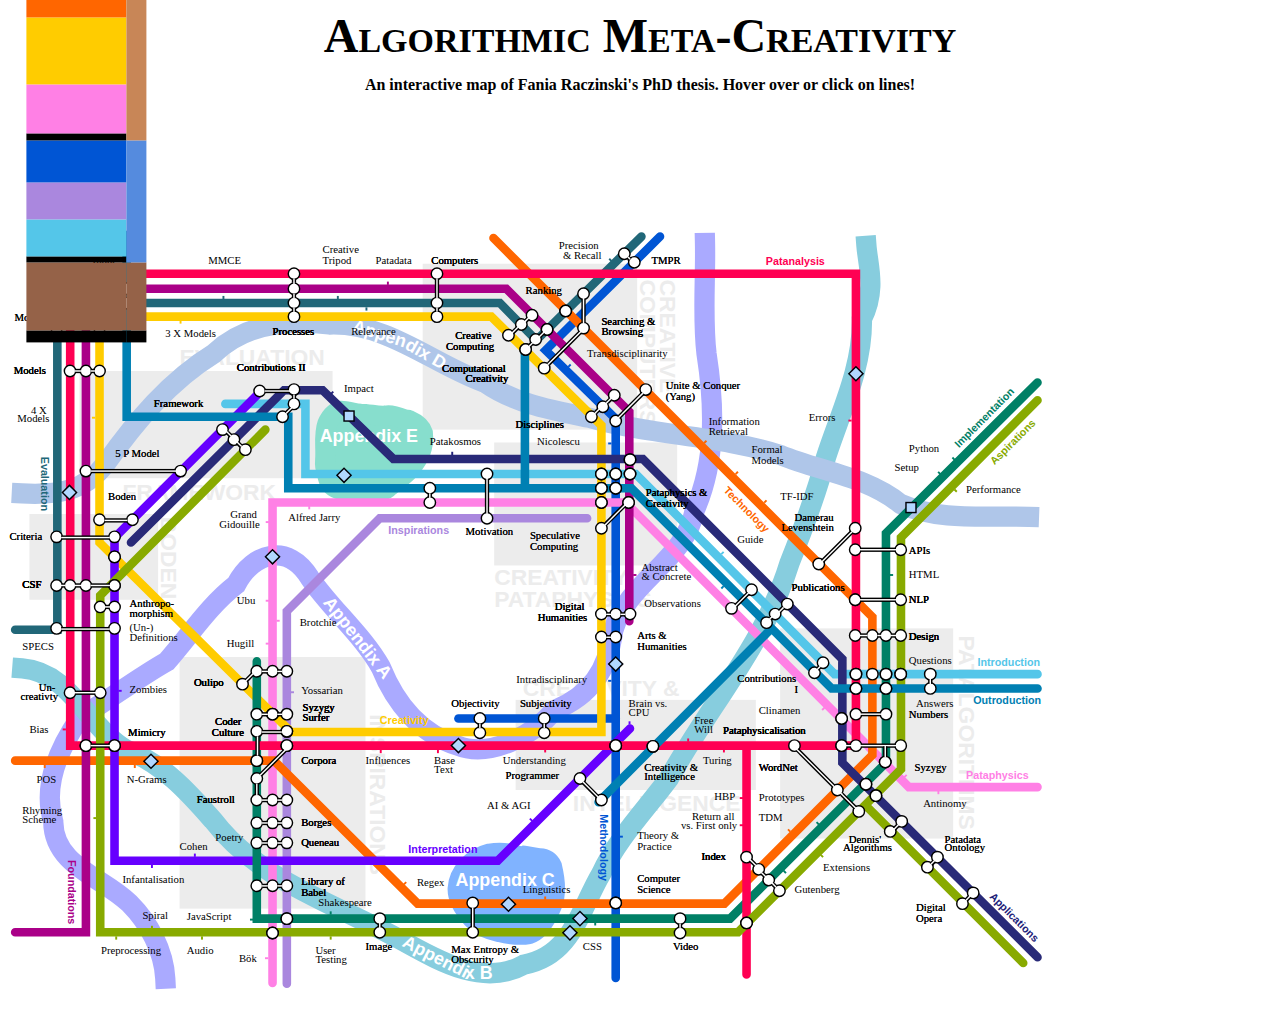
<file: index.html>
<!DOCTYPE html>
<html lang="en">
<head>
  <meta charset="UTF-8">
  <meta name="viewport" content="width=device-width, initial-scale=1.0">
  <title>PhD Map</title>

  <!-- SEO -->
  <meta name="description" content="An interactive map of Fania Raczinski's PhD thesis.">
  

  <!-- Open Graph -->
  <meta property="og:title" content="PhD Map"/>
  <meta property="og:type" content="website"/>
  <meta property="og:image" content="images/technology-zoomed.png"/>
  <meta property="og:image:alt" content="A cutout section of the PhD map."/>
  <meta property="og:url" content="http://pamatamap.com"/>
  <meta property="og:description" content="An interactive map of Fania Raczinski's PhD thesis."/>
    


  <!-- MAP/SPIRAL FAVICONS -->
  <link rel="apple-touch-icon" sizes="180x180" href="images/favicons/apple-touch-icon.png">
  <link rel="icon" type="image/png" sizes="32x32" href="images/favicons/favicon-32x32.png">
  <link rel="icon" type="image/png" sizes="16x16" href="images/favicons/favicon-16x16.png">
  <link rel="manifest" href="images/favicons/manifest.json">
  <link rel="mask-icon" href="images/favicons/safari-pinned-tab.svg" color="#54668c">
  <link rel="shortcut icon" href="images/favicons/favicon.ico">
  <meta name="msapplication-config" content="images/favicons/browserconfig.xml">
  <meta name="theme-color" content="#54668c">




  <link rel="stylesheet" href="styles.css">
  <base target="_parent">
</head>
<body>


<header>
  <h1>Algorithmic Meta-Creativity</h1>
  <h2>An interactive map of Fania Raczinski's PhD thesis. Hover over or click on lines!</h2>
</header>





<div class="chart">
  <div class="bar">
    <div id="title"          title="Title"          class="chunk">
      <a href="https://dr.physics.wtf"></a></div>
    <div id="preface"        title="Preface"        class="chunk">
      <a href="https://dr.physics.wtf/html/part0.html"></a></div>
    <div id="part1"          title="Part I"         class="chunk">
      <a href="https://dr.physics.wtf/html/part0.html"></a></div>
    <div id="introduction"   title="Introduction"   class="chunk">
      <a href="https://dr.physics.wtf/html/introduction.html"></a></div>
    <div id="inspirations"   title="Inspirations"   class="chunk">
      <a href="https://dr.physics.wtf/html/inspirations.html"></a></div>
    <div id="methodology"    title="Methodology"    class="chunk">
      <a href="https://dr.physics.wtf/html/methodology.html"></a></div>
    <div id="part2"          title="Part II"        class="chunk">
      <a href="https://dr.physics.wtf/html/part2.html"></a></div>
    <div id="pataphysics"    title="Pataphysics"    class="chunk">
      <a href="https://dr.physics.wtf/html/pataphysics.html"></a></div>
    <div id="creativity"     title="Creativity"     class="chunk">
      <a href="https://dr.physics.wtf/html/creativity.html"></a></div>
    <div id="technology"     title="Technology"     class="chunk">
      <a href="https://dr.physics.wtf/html/technology.html"></a></div>
    <div id="evaluation"     title="Evaluation"     class="chunk">
      <a href="https://dr.physics.wtf/html/evaluation.html"></a></div>
    <div id="interlude1"     title="Interlude 1"    class="chunk"></div>
    <div id="part3"          title="Part III"       class="chunk">
      <a href="https://dr.physics.wtf/html/part3.html"></a></div>
    <div id="foundations"    title="Foundations"    class="chunk">
      <a href="https://dr.physics.wtf/html/foundation.html"></a></div>
    <div id="interpretation" title="Interpretation" class="chunk">
      <a href="https://dr.physics.wtf/html/interpretation.html"></a></div>
    <div id="part4"          title="Part IV"        class="chunk">
      <a href="https://dr.physics.wtf/html/part4.html"></a></div>
    <div id="implementation" title="Implementation" class="chunk">
      <a href="https://dr.physics.wtf/html/implementation.html"></a></div>
    <div id="application"    title="Application"    class="chunk">
      <a href="https://dr.physics.wtf/html/applications.html"></a></div>
    <div id="interlude2"     title="Interlude 2"    class="chunk"></div>
    <div id="part5"          title="Part V"         class="chunk">
      <a href="https://dr.physics.wtf/html/part5.html"></a></div>
    <div id="patanalysis"    title="Patanalysis"    class="chunk">
      <a href="https://dr.physics.wtf/html/analysis.html"></a></div>
    <div id="aspirations"    title="Aspirations"    class="chunk">
      <a href="https://dr.physics.wtf/html/aspirations.html"></a></div>
    <div id="part6"          title="Part VI"        class="chunk">
      <a href="https://dr.physics.wtf/html/part6.html"></a></div>
    <div id="outroduction"   title="Outroduction"   class="chunk">
      <a href="https://dr.physics.wtf/html/observations.html"></a></div>
    <div id="references"     title="References"     class="chunk"></div>
    <div id="interlude3"     title="Interlude 3"    class="chunk"></div>
    <div id="part7"          title="Part VII"       class="chunk">
      <a href="https://dr.physics.wtf/html/part7.html"></a></div>
    <div id="appendixA"      title="Random"         class="chunk">
      <a href="https://dr.physics.wtf/html/random.html"></a></div>
    <div id="appendixB"      title="Code"           class="chunk">
      <a href="https://dr.physics.wtf/html/code.html"></a></div>
    <div id="appendixC"      title="WordNet"        class="chunk">
      <a href="https://dr.physics.wtf/html/wordnet.html"></a></div>
    <div id="appendixD"      title="Git History"    class="chunk">
      <a href="https://dr.physics.wtf/html/git.html"></a></div>
    <div id="appendixE"      title="Publications"   class="chunk">
      <a href="https://dr.physics.wtf/html/pubs.html"></a></div>
    <div id="kthxbye"        title="kthxbye"        class="chunk"></div>
  </div>

  <div class="bar">
    <div id="x-title"      title="Title"                    class="x-chunk"></div>
    <div id="x-preface"    title="Preface"                  class="x-chunk"></div>
    <div id="x-part1"      title="Hello World"              class="x-chunk"></div>
    <div id="x-part2"      title="Tools of the Trade"       class="x-chunk"></div>
    <div id="x-interlude1" title="Interlude 1"              class="x-chunk"></div>
    <div id="x-part3"      title="The Core: Techno-Logic"   class="x-chunk"></div>
    <div id="x-part4"     title="The Core: Techno-Practice" class="x-chunk"></div>
    <div id="x-interlude2" title="Interlude 2"              class="x-chunk"></div>
    <div id="x-part5"      title="Meta-Logicalysis"         class="x-chunk"></div>
    <div id="x-part6"      title="Happily Ever After"       class="x-chunk"></div>
    <div id="x-references" title="References"               class="x-chunk"></div>
    <div id="x-interlude3" title="Interlude 3"              class="x-chunk"></div>
    <div id="x-part7"      title="Appendices"               class="x-chunk"></div>
    <div id="x-kthxbye"    title="kthxbye"                  class="x-chunk"></div>
  </div>
</div>  <!-- end chart -->





<!-- width="900px" height="100%" -->
<!-- for full screen width use min-width="100%" min-height="100%" -->
<!-- width="1000px" height="100%" -->
<!-- Created by hand with Fania's sweat and tears -->
<svg id="map-svg" viewBox="0 0 730 535">


  <!-- DEFINITIONS -->
  <defs>
    <rect id="station-rect" width="1.3436906" height="2.2674301" />
    <circle id="exchange-circle" r="4" stroke="black" fill="white" />
    <rect id="port" class="appendix-port"
      width="7" height="7" x="0" y="0" />
  </defs> <!-- END DEFINITIONS -->


  <!-- PLAYGROUND -->
  <!-- END PLAYGROUND -->


  <!-- <g id="coordinates">
    <g id="coordinates-X">
      <line x1="0" x2="100" y1="-2.5" y2="-2.5" stroke="orange" stroke-width="5"/>
      <text fill="black" x="7.5" y="-10">0</text>
      <line x1="50" x2="50" y1="0" y2="700" stroke="#eeeeee" />
      <line x1="100" x2="200" y1="-2.5" y2="-2.5" stroke="black" stroke-width="5"/>
      <text fill="black" x="90" y="-10">100</text>
      <line x1="100" x2="100" y1="0" y2="700" stroke="#cccccc" />
      <line x1="200" x2="300" y1="-2.5" y2="-2.5" stroke="orange" stroke-width="5"/>
      <line x1="150" x2="150" y1="0" y2="700" stroke="#eeeeee" />
      <text fill="black" x="190" y="-10">200</text>
      <line x1="200" x2="200" y1="0" y2="700" stroke="#cccccc" />
      <line x1="300" x2="400" y1="-2.5" y2="-2.5" stroke="black" stroke-width="5"/>
      <line x1="250" x2="250" y1="0" y2="700" stroke="#eeeeee" />
      <text fill="black" x="290" y="-10">300</text>
      <text fill="black" x="305" y="295">300</text>
      <line x1="300" x2="300" y1="0" y2="700" stroke="#cccccc" />
      <line x1="400" x2="500" y1="-2.5" y2="-2.5" stroke="orange" stroke-width="5"/>
      <line x1="350" x2="350" y1="0" y2="700" stroke="#eeeeee" />
      <text fill="black" x="390" y="-10">400</text>
      <line x1="400" x2="400" y1="0" y2="700" stroke="#cccccc" />
      <line x1="500" x2="600" y1="-2.5" y2="-2.5" stroke="black" stroke-width="5"/>
      <line x1="450" x2="450" y1="0" y2="700" stroke="#eeeeee" />
      <text fill="black" x="490" y="-10">500</text>
      <line x1="500" x2="500" y1="0" y2="700" stroke="#cccccc" />
      <line x1="600" x2="700" y1="-2.5" y2="-2.5" stroke="orange" stroke-width="5"/>
      <line x1="550" x2="550" y1="0" y2="700" stroke="#eeeeee" />
      <text fill="black" x="590" y="-10">600</text>
      <line x1="600" x2="600" y1="0" y2="700" stroke="#cccccc" />
      <line x1="700" x2="800" y1="-2.5" y2="-2.5" stroke="black" stroke-width="5"/>
      <line x1="650" x2="650" y1="0" y2="700" stroke="#eeeeee" />
      <text fill="black" x="690" y="-10">700</text>
      <line x1="700" x2="700" y1="0" y2="700" stroke="#cccccc" />
      <line x1="800" x2="900" y1="-2.5" y2="-2.5" stroke="orange" stroke-width="5"/>
      <line x1="750" x2="750" y1="0" y2="700" stroke="#eeeeee" />
      <text fill="black" x="790" y="-10">800</text>
      <line x1="850" x2="850" y1="0" y2="700" stroke="#eeeeee" />
      <line x1="800" x2="800" y1="0" y2="700" stroke="#cccccc" />
      <text fill="black" x="870" y="-10">900</text>
      <line x1="900" x2="900" y1="0" y2="700" stroke="#cccccc" />
    </g>
    <g id="coordinates-Y">
      <line x1="-2.5" x2="-2.5" y1="0" y2="100" stroke="black" stroke-width="5"/>
      <line x1="0" x2="900" y1="50" y2="50" stroke="#eeeeee" />
      <text fill="black" y="100" x="-35">100</text>
      <line x1="0" x2="900" y1="100" y2="100" stroke="#cccccc" />
      <line x1="-2.5" x2="-2.5" y1="100" y2="200" stroke="orange" stroke-width="5"/>
      <line x1="0" x2="900" y1="150" y2="150" stroke="#eeeeee" />
      <text fill="black" y="200" x="-35">200</text>
      <line x1="0" x2="900" y1="200" y2="200" stroke="#cccccc" />
      <line x1="-2.5" x2="-2.5" y1="200" y2="300" stroke="black" stroke-width="5"/>
      <line x1="0" x2="900" y1="250" y2="250" stroke="#eeeeee" />
      <text fill="black" y="300" x="-35">300</text>
      <line x1="0" x2="900" y1="300" y2="300" stroke="#cccccc" />
      <line x1="-2.5" x2="-2.5" y1="300" y2="400" stroke="orange" stroke-width="5"/>
      <line x1="0" x2="900" y1="350" y2="350" stroke="#eeeeee" />
      <text fill="black" y="400" x="-35">400</text>
      <line x1="0" x2="900" y1="400" y2="400" stroke="#cccccc" />
      <line x1="-2.5" x2="-2.5" y1="400" y2="500" stroke="black" stroke-width="5"/>
      <line x1="0" x2="900" y1="450" y2="450" stroke="#eeeeee" />
      <text fill="black" y="500" x="-35">500</text>
      <line x1="0" x2="900" y1="500" y2="500" stroke="#cccccc" />
      <line x1="-2.5" x2="-2.5" y1="500" y2="600" stroke="orange" stroke-width="5"/>
      <line x1="0" x2="900" y1="550" y2="550" stroke="#eeeeee" />
      <text fill="black" y="600" x="-35">600</text>
      <line x1="0" x2="900" y1="600" y2="600" stroke="#cccccc" />
      <line x1="-2.5" x2="-2.5" y1="600" y2="700" stroke="black" stroke-width="5"/>
      <line x1="0" x2="900" y1="650" y2="650" stroke="#eeeeee" />
      <text fill="black" y="690" x="-35">700</text>
      <line x1="0" x2="900" y1="700" y2="700" stroke="#cccccc" />
    </g>
  </g> -->


  <!-- TOPIC CLUSTERS -->
  <g id="clusters">

    <!-- INSPIRATIONS -->
    <rect id="inspirations-cluster" class="cluster-rect"
      width="130" height="176" x="120" y="300" />
    <text id="inspirations-cluster-label" class="cluster-text"
      x="253" y="340" transform="rotate(90,253,340)">
      INSPIRATIONS
    </text>

    <!-- CREATIVITY AND PATAPHYSICS -->
    <rect id="creativity-pataphysics-cluster" class="cluster-rect"
      width="128" height="86" x="340" y="150" />
    <text id="creativity-pataphysics-cluster-label" class="cluster-text">
      <tspan id="creativity-pataphysics-cluster-label1"
        x="340" y="250">CREATIVITY &amp;</tspan>
      <tspan id="creativity-pataphysics-cluster-label2"
        x="340" y="265">PATAPHYSICS</tspan>
    </text>

    <!-- BODEN -->
    <rect id="boden-cluster" class="cluster-rect"
      width="90" height="60" x="15" y="200" />
    <text id="boden-cluster-label" class="cluster-text"
      x="107" y="202" transform="rotate(90,107,202)">
      BODEN
    </text>

    <!-- CREATIVE COMPUTERS -->
    <rect id="creative-computers-cluster" class="cluster-rect"
      width="150" height="116" x="290" y="25" />
    <text id="creative-computers-cluster-label" class="cluster-text"
      x="450" y="36" transform="rotate(90,450,36)">
      <tspan id="creative-computers-cluster-label1"
        x="450" y="30">CREATIVE</tspan>
      <tspan id="creative-computers-cluster-label2"
        x="450" y="44">COMPUTERS</tspan>
    </text>

    <!-- PATALGORITHMS -->
    <rect id="patalgorithms-cluster" class="cluster-rect"
      width="121" height="147" x="540" y="280" />
    <text id="patalgorithms-cluster-label" class="cluster-text"
      x="665" y="285" transform="rotate(90,665,285)">
      PATALGORITHMS
    </text>

    <!-- CREATIVITY AND INTELLIGENCE -->
    <rect id="creativity-intelligence-cluster" class="cluster-rect"
      width="168" height="63" x="355" y="330" />
    <text id="creativity-intelligence-cluster-label" class="cluster-text">
      <tspan id="creativity-intelligence-cluster-label1"
        x="360" y="327">CREATIVITY &amp;</tspan>
      <tspan id="creativity-intelligence-cluster-label2"
        x="395" y="408">INTELLIGENCE</tspan>
    </text>

    <!-- EVALUATION FRAMEWORK -->
    <rect id="evaluation-framework-cluster" class="cluster-rect"
      width="177" height="75" x="50" y="100" />
    <text id="evaluation-framework-cluster-label1" class="cluster-text">
      <tspan id="creative-computers-cluster-label1"
        x="120" y="96">EVALUATION</tspan>
      <tspan id="creative-computers-cluster-label2"
        x="80" y="190">FRAMEWORK</tspan>
    </text>
  </g> <!-- END OF TOPIC CLUSTERS -->
    
  <!-- APPENDICES -->
  <g id="appendices">

    <!-- APPENDIX A -->
    <a xlink:href= "https://dr.physics.wtf/html/random.html" xlink:title="Appendix A: Random" class="highlight-river">
      <path id="appendix-A" class="appendix-river"
        stroke=#aaaaff
        d="m 110,525 c -1.02014,-19.80583 -11.45647,-39.06523 -25.15246,-52.79452 -18.5856,-18.2106 -52.84837,-26.24717 -53.19111,-56.95774 -7.82732,-26.11287 4.24334,-52.06321 19.05405,-73.20837 20.49853,-12.48643 39.47647,-27.01791 60.35972,-38.90392 16.02755,-18.15623 29.12483,-38.82766 48.48451,-53.8048 12.18293,-23.05564 36.59452,-29.07263 51.48148,-4.67662 14.03615,20.705 37.54251,40.65164 49.68703,62.54911 10.10155,25.03149 27.35856,46.28247 53.30316,54.6308 23.02232,9.32293 53.34728,-7.27898 68.26697,-24.64528 24.71755,-10.00872 37.14482,-27.60801 40.98446,-55.67786 9.72626,-34.04588 50.36242,-48.69105 57.07473,-84.37136 14.99915,-34.35371 13.85826,-72.70135 8.18722,-108.98737 -3.08732,-25.79249 -0.53702,-51.79819 -1.09461,-77.68012" />
      <text id="appendix-A-text" class="appendix-text">
        <textPath id="appendix-A-text-textpath" href="#appendix-A-text-path">Appendix A</textPath>
        <path id="appendix-A-text-path"
          fill=none
          d="M 220,262 L 275,332" />
      </text>
    </a>
    <!-- END APPENDIX A -->
    
    <!-- APPENDIX B -->
    <a xlink:href= "https://dr.physics.wtf/html/code.html" xlink:title="Appendix B: Code" class="highlight-river">
      <path id="appendix-B" class="appendix-river"
        stroke="#87cdde"
        d="m 10,308 c 33.88296,2.61942 46.05101,41.45098 72.79046,56.93994 25.12206,9.39352 43.12698,29.20106 60.55814,49.232 32.61612,42.79124 85.8983,58.43067 131.10584,83.53077 25.50164,13.84612 57.09378,33.57217 86.09159,17.55064 33.81877,-6.0085 39.46959,-38.55546 54.24265,-63.5173 11.79261,-25.29598 31.18921,-44.87333 47.54976,-66.99033 27.78922,-50.2725 67.29843,-94.60173 84.23938,-150.48645 9.71871,-24.31821 19.15871,-48.62709 25.52228,-74.09792 10.21403,-31.54067 25.72151,-62.72725 25.08711,-96.53532 10.35465,-20.6526 4.18841,-37.58585 3.15641,-51.21398" />
      <text id="appendix-B-text" class="appendix-text">
        <textPath id="appendix-B-text-textpath" href="#appendix-B-text-path">Appendix B</textPath>
        <path id="appendix-B-text-path"
          fill="none"
          d="M 275,502 320,525 350,525" />
      </text>
    </a>
    <!-- END APPENDIX B -->
    
    <!-- APPENDIX C -->
    <a xlink:href= "https://dr.physics.wtf/html/wordnet.html" xlink:title="Appendix C: WordNet" class="highlight-lake">
      <path id="appendix-C" class="appendix-lake"
        stroke=#80b3ff fill=#80b3ff
        d="m 360,440 c -7.29368,-2.7059 -15.46571,-3.67315 -23.26026,-2.45927 -12.13682,3.0342 -21.58423,13.21199 -22.22178,24.3819 -0.33344,8.01387 4.92599,15.1514 10.38963,21.16043 4.69624,4.97275 11.53558,7.85297 18.58635,9.22842 6.7603,1.54598 13.9825,2.70184 20.90837,1.42471 6.43474,-1.94707 9.46691,-7.85116 12.54952,-12.71872 2.62592,-5.16539 5.32606,-10.50451 5.41107,-16.26799 0.54946,-6.14866 -0.58174,-12.34675 -1.98405,-18.34737 -1.42314,-3.16294 -4.71077,-6.00994 -8.85925,-5.5502 -3.57718,-0.34188 -7.00054,-1.28016 -10.55794,-1.74385 -0.46657,0.1817 -0.42992,0.75064 -0.96166,0.89194 z" />
      <text id="appendix-C-text" class="appendix-text"
        x="313" y="460">Appendix C</text>
    </a>

    <!-- APPENDIX D -->
    <a xlink:href= "https://dr.physics.wtf/html/git.html" xlink:title="Appendix D: GIT" class="highlight-river">
      <path id="appendix-D" class="appendix-river"
        stroke=#afc6e9
        d="m 714,202 c -29.86064,-1.09361 -61.84949,3.31403 -89.89228,-9.07255 -24.06742,-19.27429 -55.86409,-22.65659 -83.71469,-34.12154 -43.40932,-13.80636 -89.56526,-13.60739 -133.29703,-25.9929 -25.21999,-5.18386 -51.7406,-9.48196 -73.34268,-24.50466 -36.60042,-12.97079 -68.04305,-42.26213 -108.81845,-40.80507 -28.24963,-3.6436 -59.21664,-0.47844 -80.73313,20.1027 -31.39019,19.27281 -55.00775,47.82123 -76.14377,77.44771 -14.96936,19.99373 -35.06303,21.80076 -58.37706,20.59004" />
      <text id="appendix-D-text" class="appendix-text">
        <textPath id="appendix-D-text-textpath" href="#appendix-D-text-path">Appendix D</textPath>
        <path id="appendix-D-text-path"
          fill=none
          d="M 240,72 275,83 310,103" />
      </text>
    </a>

    <!-- APPENDIX E -->
    <a xlink:href= "https://dr.physics.wtf/html/pubs.html" xlink:title="Appendix E: Publications" class="highlight-lake">
      <path id="appendix-E" class="appendix-lake"
        stroke=#87decd fill=#87decd
        d="m 288,140 c -2.21843,-3.42272 -18.34438,-10.03577 -23.51706,-8.77014 -5.87207,0.67686 -11.65611,-1.31875 -17.54304,-1.31704 -4.68662,-0.2388 -9.14327,-1.94461 -13.81522,-2.05789 -5.1172,0.71659 -7.97979,5.22272 -9.72399,9.03693 -2.82758,7.9927 -0.8811,16.44099 -1.51808,24.63726 -0.28523,3.24661 -0.16839,6.5956 1.23328,9.64082 0.55465,4.47056 2.49288,9.55861 7.74932,11.32706 6.75453,2.92512 14.49726,-0.30351 21.44322,1.83914 5.17494,0.34804 10.84045,0.41249 14.27592,-3.58102 4.96401,-4.16543 10.82264,-7.54542 14.81239,-12.53257 2.72838,-3.42261 5.29516,-7.06486 6.93586,-10.99199 1.70629,-4.47995 2.33141,-9.28212 1.74502,-13.98741 -1.17746,-4.0825 -5.3221,-7.01388 -9.45885,-8.7925 -2.80007,-1.06119 4.75261,2.05204 7.38123,5.54935 z" />
      <text id="appendix-E-text" class="appendix-text"
        x="218" y="150">Appendix E</text>
    </a>
  </g> <!-- END OF APPENDICES -->

  <!-- CHAPTER LINES -->
  <g id="lines">

    <!-- INTRODUCTION LINE -->
    <g id="introduction-line-group" class="highlight-group">
      <a xlink:href= "https://dr.physics.wtf/html/introduction.html" xlink:title="Chapter 1: Introduction">
        <polyline id="introduction-line" class="line" 
          stroke="#54c6e9"
          points="152 123, 208 123, 208 172, 439 172, 578 312, 720 312" />
        <text id="introduction-line-name" class="line-name"
          fill=#54c6e9
          x=678 y=306>
          Introduction
        </text>
      </a>
      
    </g>

    <!-- INSPIRATIONS LINE -->
    <g id="inspirations-line-group" class="highlight-group">
      <a xlink:href= "https://dr.physics.wtf/html/inspirations.html" xlink:title="Chapter 2: Inspirations">
        <polyline id="inspirations-line" class="line" 
          stroke="#aa87de"
          points="195 528.5, 195 268, 260 203, 405 203" />
        <text id="inspirations-line-name" class="line-name"
          fill=#aa87de
          x=266 y=214>
          Inspirations
        </text>
      </a>
    </g>

    <!-- METHODOLOGY LINE -->
    <g id="methodology-line-group" class="highlight-group">
      <a xlink:href= "https://dr.physics.wtf/html/methodology.html" xlink:title="Chapter 3: Methodology">
        <polyline id="methodology-line-main" class="line" 
          stroke="#0055d4"
          points="456 6, 376 85.5, 425 133.5, 425 524.5" />
        <polyline id="methodology-line-branch" class="line" 
          stroke="#0055d4"
          points="315 343, 425 343" />
        <text id="methodology-line-name" class="line-name"
          fill=#0055d4
          x=414 y=410 
          transform="rotate(90 414 410)">
          Methodology
        </text>
      </a>
    </g>

    <!-- PATAPHYSICS LINE -->
    <g id="pataphysics-line-group" class="highlight-group">
      <a xlink:href= "https://dr.physics.wtf/html/pataphysics.html" xlink:title="Chapter 4: Pataphysics">
        <polyline id="pataphysics-line" class="line" 
          stroke="#ff80e5"
          points="185 528, 185 192, 432 192, 630 391, 720 391" />
        <text id="pataphysics-line-name" class="line-name"
          fill=#ff80e5
          x=670 y=385>
          Pataphysics
        </text>
      </a>
    </g>

    <!-- CREATIVITY LINE -->
    <g id="creativity-line-group" class="highlight-group">
      <a xlink:href= "https://dr.physics.wtf/html/creativity.html" xlink:title="Chapter 5: Creativity">
        <polyline id="creativity-line"
          stroke="#ffcc00" fill="none" 
          stroke-width="6" stroke-linecap="square"
          points="64 62, 338 62, 415 138, 415 352.5, 198 352.5, 64 220, 64 62" /> 
        <text id="creativity-line-name" class="line-name"
          fill=#ffcc00
          x=260 y=347>
          Creativity
        </text>
      </a>
    </g>

    <!-- TECHNOLOGY LINE -->
    <g id="technology-line-group" class="highlight-group">
      <a xlink:href= "https://dr.physics.wtf/html/technology.html" xlink:title="Chapter 6: Technology">
        <polyline id="technology-line" class="line" 
          stroke="#ff6600"
          points="5 372.5, 186 372.5, 286.5 472.5, 501 472.5, 604.5 368.5, 604.5 272, 339.5 7" />
        <text id="technology-line-name" class="line-name"
          fill=#ff6600
          x=500 y=184
          transform="rotate(45 500 184)">
          Technology
        </text>
      </a>
    </g>

    <!-- EVALUATION LINE -->
    <g id="evaluation-line-group" class="highlight-group">
      <a xlink:href= "https://dr.physics.wtf/html/evaluation.html" xlink:title="Chapter 7: Evaluation">
        <polyline id="evaluation-line" class="line" 
          stroke="#216778"
          points="5 281, 34.5 281, 34.5 52.5, 344 52.5, 369.5 78.5, 443 6" />
        <text id="evaluation-line-name" class="line-name"
          fill=#216778
          x=23 y=160
          transform="rotate(90 23 160)">
          Evaluation
        </text>
      </a>
    </g>

    <!-- FOUNDATIONS LINE -->
    <g id="foundations-line-group" class="highlight-group">
      <a xlink:href= "https://dr.physics.wtf/html/foundation.html" xlink:title="Chapter 8: Foundations">
        <polyline id="foundations-line" class="line" 
          stroke="#aa0088"
          points="5 492.5, 54.5 492.5, 54.5 42.5, 348.5 42.5, 434.5 128.5, 434.5 275" />
        <text id="foundations-line-name" class="line-name"
          fill=#aa0088
          x=42 y=442
          transform="rotate(90 42 442)">
          Foundations
        </text>
      </a>
    </g>

    <!-- INTERPRETATION LINE -->
    <g id="interpretation-line-group" class="highlight-group">
      <a xlink:href= "https://dr.physics.wtf/html/interpretation.html" xlink:title="Chapter 9: Interpretation">
        <polyline id="interpretation-line" class="line" 
          stroke="#6600ff"
          points="176.5 114.5, 74.5 216.6, 74.5 442.5, 342.5 442.5, 435 350" />
        <text id="interpretation-line-name" class="line-name"
          fill=#6600ff
          x=280 y=437>
          Interpretation
        </text>
      </a>
    </g>

    <!-- IMPLEMENTATION LINE -->
    <g id="implementation-line-group" class="highlight-group">
      <a xlink:href= "https://dr.physics.wtf/html/implementation.html" xlink:title="Chapter 10: Implementation">
        <polyline id="implementation-line" class="line" 
          stroke="#008066"
          points="174 303, 174 483, 505 483, 614 374, 614 213.5, 720 108" />
        <text id="implementation-line-name" class="line-name"
          fill=#008066
          x=665 y=154
          transform="rotate(-45 665 154)">
          Implementation
        </text>
      </a>
    </g>

    <!-- APPLICATIONS LINE -->
    <g id="applications-line-group" class="highlight-group">
      <a xlink:href= "https://dr.physics.wtf/html/applications.html" xlink:title="Chapter 11: Applications">
        <polyline id="applications-line" class="line" 
          stroke="#292a78"
          points="86 220, 193 113.5, 220 113.5, 269.5 161.5, 444 161.5, 583.5 301.5, 583.5 374, 720 510" />
        <text id="applications-line-name" class="line-name"
          fill=#212178
          x=686 y=468
          transform="rotate(45 686 468)">
          Applications
        </text>
      </a>
    </g>

    <!-- PATANALYSIS LINE -->
    <g id="patanalysis-line-group" class="highlight-group">
      <a xlink:href= "https://dr.physics.wtf/html/analysis.html" xlink:title="Chapter 12: Patanalysis">
        <polyline id="patanalysis-line-main" class="line" 
          stroke="#ff0053"
          points="516.5 522, 516.5 362, 593 362, 593 32, 43.5 32, 43.5 362, 516 362" />
        <text id="patanalysis-line-name" class="line-name"
          fill=#ff0053 
          x=530 y=26>
          Patanalysis
        </text>
      </a>
    </g>

    <!-- ASPIRATIONS LINE -->
    <g id="aspirations-line-group" class="highlight-group">
      <a xlink:href= "https://dr.physics.wtf/html/aspirations.html" xlink:title="Chapter 13: Aspirations">
        <polyline id="aspirations-line-main" class="line" 
          stroke="#88aa00"
          points="180 141, 64.5 257, 64.5 492.5, 510.5 492.5, 624.5 378.5, 624.5 216.5, 720 120.5" />
        <line id="aspirations-line-branch" class="line" 
          stroke="#88aa00"
          x1="600" y1="404" x2="710" y2="514" />
        <text id="aspirations-line-name" class="line-name"
          fill=#88aa00
          x=690 y=166
          transform="rotate(-45 690 166)">
          Aspirations
        </text>
      </a>
    </g>

    <!-- OUTRODUCTION LINE -->
    <g id="outroduction-line-group" class="highlight-group">
      <a xlink:href= "https://dr.physics.wtf/html/observations.html" xlink:title="Chapter 14: Outroduction">
        <polyline id="outroduction-line-main" class="line" 
          stroke="#0080b3"
          points="83 5, 83 132, 196 132, 196 182, 436 182, 576 322, 720 322" />
        <polyline id="outroduction-line-branch-1" class="line" 
          stroke="#0080b3"
          points="361.5 85, 361.5 180" />
        <polyline id="outroduction-line-branch-2" class="line" 
          stroke="#0080b3"
          points="413 401.5, 532 282" />
        <text id="outroduction-line-name" class="line-name"
          fill=#0080b3
          x=675 y=333>
          Outroduction
        </text>
      </a>
    </g>
  </g> <!-- END CHAPTER LINES -->

  <!-- FOREGROUND LABELS -->
  <g id="labels">

    <!-- INTRODUCTION LABELS -->
    <g id="introduction-1-labels-group" class="station-label-group">
      <text id="station-questions" class="station-label"
        x="630" y="305">Questions</text>
      <use xlink:href="#exchange-circle" x="645" y="312" />
      <use xlink:href="#exchange-circle" x="624.3" y="312" />
      <use xlink:href="#exchange-circle" x="614" y="312" />
      <use xlink:href="#exchange-circle" x="604.5" y="312" />
      <use xlink:href="#exchange-circle" x="593" y="312" />
      <text id="station-contributions1" class="station-label"
        x="510" y="310">
        <tspan x="510" dy="1em">Contributions</tspan>
        <tspan x="550" dy="1em">I</tspan>
      </text>
      <use xlink:href="#exchange-circle" x="570" y="304" />
      <text id="station-publications" class="station-label"
        x="548" y="254">Publications</text>
      <use xlink:href="#exchange-circle" x="536.5" y="270" />
      <use xlink:href="#exchange-circle" x="520" y="253" />
      <text id="station-guide" class="station-label"
        x="510" y="220">Guide</text>
      <use id="station-guide-rect" href="#station-rect" 
        x="500" y="226" fill="#54c6e9" transform="rotate(45, 500 226)" />
      <use xlink:href="#exchange-circle" x="435" y="172" />
      <use xlink:href="#exchange-circle" x="425" y="172" />
      <use xlink:href="#exchange-circle" x="415" y="172" />
      <use xlink:href="#station-motivations" x="0" y="0" />
      <use xlink:href="#exchange-circle" x="335" y="172" />
      <use xlink:href="#port" x="235" y="168" transform="rotate(45,235,168)"/>
      <text id="station-contributions2" class="station-label"
        x="160" y="100">Contributions II</text>
      <use xlink:href="#exchange-circle" x="200" y="123" />
    </g> <!-- END INTRODUCTION LABELS -->

    <!-- INSPIRATIONS LABELS -->
    <g id="inspirations-2-labels-group" class="station-label-group">
      <text id="station-motivations" class="station-label"
        x="320" y="215">Motivation</text>
      <use xlink:href="#exchange-circle" x="335" y="203"/>
      <use xlink:href="#station-oulipo" x="0" y="0"/>
      <use xlink:href="#exchange-circle" x="195" y="310"/>
      <g id="station-yossarian-group">
        <text id="station-yossarian" class="station-label"
          x="205" y="326">Yossarian</text>
        <use xlink:href="#station-rect" x="200" y="324" fill="#aa87de"
          transform="rotate(90, 200 324)"/>
      </g>
      <text id="station-syzygy-surfer" class="station-label"
        x="206" y="330">
        <tspan x="206" dy="1em">Syzygy</tspan>
        <tspan x="206" dy="1em">Surfer</tspan>
      </text>
      <use xlink:href="#exchange-circle" x="195" y="340" />
      <use xlink:href="#exchange-circle" x="195" y="352" />
      <use xlink:href="#station-coder-culture" x="0" y="0" />
      <use xlink:href="#exchange-circle" x="195" y="362" />
      <use xlink:href="#station-corpora" x="0" y="0" />
      <text id="station-faustroll" class="station-label"
        x="132" y="402">Faustroll</text>
      <use xlink:href="#exchange-circle" x="195" y="400" />
      <text id="station-borges" class="station-label"
        x="205" y="418">Borges</text>
      <use xlink:href="#exchange-circle" x="195" y="416" />
      <text id="station-queneau" class="station-label"
        x="205" y="432">Queneau</text>
      <use xlink:href="#exchange-circle" x="195" y="430" />
      <text id="station-library-babel" class="station-label"
        x="205" y="452">
        <tspan x="205" dy="1em">Library of </tspan>
        <tspan x="205" dy="1em">Babel</tspan>
      </text>
      <use xlink:href="#exchange-circle" x="195" y="460" />
      <use xlink:href="#exchange-circle" x="195" y="483" />
    </g> <!-- END INSPIRATIONS LABELS -->

    <!-- METHODOLOGY LABELS -->
    <g id="methodology-3-labels-group" class="station-label-group">
      <use xlink:href="#station-tmpr" x="0" y="0"/>
      <use xlink:href="#exchange-circle" x="438" y="24"/>
      <g id="station-transdisciplinary-group">
        <text id="station-transdisciplinary" class="station-label"
          x="405" y="90">Transdisciplinarity</text>
        <use xlink:href="#station-rect" x="393" y="95" fill="#0055d4"
          transform="rotate(45, 393 95)"/>
      </g>
      <use xlink:href="#station-disciplines" x="0" y="0"/>
      <use xlink:href="#exchange-circle" x="416" y="125"/>
      <use xlink:href="#station-unite-conquer" x="0" y="0"/>
      <use xlink:href="#exchange-circle" x="425" y="135"/>
      <g id="station-nicolescu-group">
        <text id="station-nicolescu" class="station-label"
          x="370" y="152">Nicolescu</text>
        <use xlink:href="#station-rect" x="422" y="150" fill="#0055d4"
          transform="rotate(90,422,150)"/>
      </g>
      <use xlink:href="#exchange-circle" x="425" y="172" />
      <use xlink:href="#exchange-circle" x="425" y="182" />
      <use xlink:href="#station-digital-humanities" x="0" y="0"/>
      <use xlink:href="#exchange-circle" x="425" y="270"/>
      <text id="station-arts-humanities" class="station-label"
        x="440" y="280">
        <tspan x="440" dy="1em">Arts &amp;</tspan>
        <tspan x="440" dy="1em">Humanities</tspan>
      </text>
      <use xlink:href="#exchange-circle" x="425" y="286"/>
      <use xlink:href="#port" x="425" y="300" transform="rotate(45,425,300)"/>
      <g id="station-intradisciplinary-group">
        <text id="station-intradisciplinary" class="station-label"
          x="405" y="318" text-anchor="end">
          Intradisciplinary</text>
        <use xlink:href="#station-rect" x="422" y="316" fill="#0055d4"
          transform="rotate(90,422,316)"/>
      </g>
      <text id="station-subjectivity" class="station-label"
        x="358" y="335">Subjectivity</text>
      <use xlink:href="#exchange-circle" x="330" y="343"/>
      <text id="station-objectivity" class="station-label"
        x="310" y="335">Objectivity</text>
      <use xlink:href="#exchange-circle" x="375" y="343"/>
      <use xlink:href="#exchange-circle" x="425" y="362"/>

      <g id="station-theory-practice-group">
        <text id="station-theory-practice" class="station-label"
          x="440" y="420">
          <tspan x="440" dy="1em">Theory &amp;</tspan>
          <tspan x="440" dy="1em">Practice</tspan>
        </text>
        <use xlink:href="#station-rect" x="430" y="425" fill="#0055d4"
          transform="rotate(90,430,425)"/>
      </g>
      <use xlink:href="#station-computer-science" x="0" y="0"/>
      <use xlink:href="#exchange-circle" x="425" y="472"/>
    </g> <!-- END METHODOLOGY LABELS -->

    <!-- PATAPHYSICS LABELS -->
    <g id="pataphysics-4-labels-group" class="station-label-group">
      <g id="station-boek-group">
        <text id="station-boek" class="station-label"
          x="174" y="513" text-anchor="end">Bök</text>
        <use xlink:href="#station-rect" x="182" y="510" fill="#ff80e5"
          transform="rotate(90,182,510)"/>
      </g>
      <use xlink:href="#exchange-circle" x="185" y="493"/>
      <use xlink:href="#exchange-circle" x="185" y="460" />
      <use xlink:href="#station-library-babel" x="0" y="0" />
      <use xlink:href="#exchange-circle" x="185" y="430" />
      <use xlink:href="#station-queneau" x="0" y="0" />
      <use xlink:href="#exchange-circle" x="185" y="416" />
      <use xlink:href="#station-borges" x="0" y="0" />
      <use xlink:href="#exchange-circle" x="185" y="400" />
      <use xlink:href="#station-faustroll" x="0" y="0" />
      <use xlink:href="#exchange-circle" x="185" y="340" />
      <use xlink:href="#station-syzygy-surfer" x="0" y="0" />
      <text id="station-oulipo" class="station-label"
        x="130" y="320">Oulipo</text>
      <use xlink:href="#exchange-circle" x="185" y="310"/>
      <g id="station-hugill-group">
        <text id="station-hugill" class="station-label"
          x=153 y=293>Hugill</text>
        <use xlink:href="#station-rect" x="182.5" y="290" fill="#ff80e5"
          transform="rotate(90,182.5,290)"/>
      </g>
      <g id="station-brotchie-group">
        <text id="station-brotchie" class="station-label"
          x=204 y=278>Brotchie</text>
        <use xlink:href="#station-rect" x="190" y="274" fill="#ff80e5"
          transform="rotate(90,190,274)"/>
      </g>
      <g id="station-ubu-group">
        <text id="station-ubu" class="station-label"
          x=160 y=263>Ubu</text>
        <use xlink:href="#station-rect" x="182.5" y="260" fill="#ff80e5"
          transform="rotate(90,182.5,260)"/>
      </g>
      <use xlink:href="#port" x="185" y="225" transform="rotate(45,185,225)"/>
      <g id="station-grand-gidouille-group">
        <text id="station-grand-gidouille" class="station-label"
          x=176 y=195 text-anchor=end>
          <tspan x=176 dy="1em">Grand</tspan>
          <tspan x=176 dy="1em">Gidouille</tspan>
        </text>
        <use xlink:href="#station-rect" x="182.5" y="205" fill="#ff80e5"
          transform="rotate(90,182.5,205)"/>
      </g>
      <g id="station-alfred-jarry-group">
        <text id="station-alfred-jarry" class="station-label"
          x="196" y="205">Alfred Jarry</text>
        <use xlink:href="#station-rect" x="210" y="194.5" fill="#ff80e5"/>
      </g>
      <use xlink:href="#exchange-circle" x="295" y="192" />
      <use xlink:href="#exchange-circle" x="415" y="192" />
      <use xlink:href="#station-speculative-computing" x="0" y="0" />  
      <use xlink:href="#exchange-circle" x="434" y="192" />
      <use xlink:href="#station-pataphysics-creativity" x="0" y="0" />
      <use xlink:href="#exchange-circle" x="506" y="266" />
      <g id="station-clinamen-group">
        <text id="station-clinamen" class="station-label"
          x=525 y=340>Clinamen</text>
        <use xlink:href="#station-rect" x="570.5" y="335" fill="#ff80e5"
          transform="rotate(45,570.5,335)"/>
      </g>
      <use xlink:href="#exchange-circle" x="583" y="343" />
      <use xlink:href="#exchange-circle" x="613.5" y="373.5" />
      <use xlink:href="#station-pataphysicalisation" x="0" y="0" />
      <g id="station-syzygy-group">
        <text id="station-syzygy" class="station-label"
          x="634" y="380">Syzygy</text>
        <use xlink:href="#station-rect" x="628" y="382" fill="#ff80e5"
          transform="rotate(45,628,382)"/>
      </g>
      <g id="station-antinomy-group">
        <text id="station-antinomy" class="station-label"
          x="640" y="405">Antinomy</text>
        <use xlink:href="#station-rect" x="650" y="393.7" fill="#ff80e5"/>
      </g>
    </g> <!-- END PATAPHYSICS LABELS -->

    <!-- CREATIVITY LABELS -->
    <g id="creativity-5-labels-group" class="station-label-group">
      <use xlink:href="#exchange-circle" x="64" y="70" />
      <use xlink:href="#station-x2models" x="0" y="0" />
      <g id="station-x3models-group">
        <text id="station-x3models" class="station-label"
          x="110" y="76">3 X Models</text>
        <use xlink:href="#station-rect" x="120" y="64.6" fill="#ffcc00"/>
      </g>
      <use xlink:href="#exchange-circle" x="200" y="62" />
      <use xlink:href="#station-processes" x="0" y="0" />
      <use xlink:href="#exchange-circle" x="300" y="62" />
      <use xlink:href="#station-computers" x="0" y="0" />
      <use xlink:href="#exchange-circle" x="350" y="75" />
      <use xlink:href="#station-creative-computing" x="0" y="0" />
      <use xlink:href="#exchange-circle" x="362" y="85" />
      <use xlink:href="#station-computational-creativity" x="0" y="0" />
      <use xlink:href="#exchange-circle" x="375" y="98" />
      <use xlink:href="#station-searching-browsing" x="0" y="0" />
      <use xlink:href="#exchange-circle" x="408" y="132" />
      <use xlink:href="#station-disciplines" x="0" y="0" />
      <use xlink:href="#exchange-circle" x="415" y="172" />
      <use xlink:href="#exchange-circle" x="415" y="182" />
      <use xlink:href="#exchange-circle" x="415" y="192" />
      <use xlink:href="#exchange-circle" x="415" y="210" />
      <use xlink:href="#station-pataphysics-creativity" x="0" y="0" />
      <use xlink:href="#exchange-circle" x="415" y="270" />
      <text id="station-speculative-computing" class="station-label"
        x=365 y=210>
        <tspan x=365 dy="1em">Speculative</tspan>
        <tspan x=365 dy="1em">Computing</tspan>
      </text>
      <use xlink:href="#station-digital-humanities" x="0" y="0" />
      <use xlink:href="#exchange-circle" x="415" y="286" />
      <use xlink:href="#station-arts-humanities" x="0" y="0" />
      <use xlink:href="#exchange-circle" x="375" y="353" />
      <use xlink:href="#station-subjectivity" x="0" y="0" />
      <use xlink:href="#exchange-circle" x="330" y="353" />
      <use xlink:href="#station-objectivity" x="0" y="0" />
      <use xlink:href="#exchange-circle" x="195" y="352" />
      <use xlink:href="#station-coder-culture" x="0" y="0" />
      <use xlink:href="#exchange-circle" x="185" y="340" />
      <use xlink:href="#station-syzygy-surfer" x="0" y="0" />
      <use xlink:href="#exchange-circle" x="164" y="319" />
      <use xlink:href="#station-oulipo" x="0" y="0" />
      <use xlink:href="#exchange-circle" x="74.5" y="230" />
      <use xlink:href="#exchange-circle" x="64" y="204" />
      <use xlink:href="#station-boden" x="0" y="0" />
      <g id="station-x4models-group">
        <text id="station-x4models" class="station-label"
          x="29" y="130" text-anchor=end>
          <tspan x="29" y="130">4 X</tspan>
          <tspan x="29" y="136">Models</tspan>
        </text>
        <use xlink:href="#station-rect" x="61" y="132" fill="#ffcc00"
          transform="rotate(90,61,132)"/>
      </g>
      <use xlink:href="#exchange-circle" x="64" y="100" />
      <use xlink:href="#station-models" x="0" y="0" />
    </g> <!-- END CREATIVITY LABELS -->

    <!-- TECHNOLOGY LABELS -->
    <g id="technology-6-labels-group" class="station-label-group">
      <use xlink:href="#exchange-circle" x="390" y="58" />
      <use xlink:href="#station-ranking" x="0" y="0" />
      <use xlink:href="#exchange-circle" x="402.5" y="70" />
      <use xlink:href="#station-searching-browsing" x="0" y="0" />
      <use xlink:href="#exchange-circle" x="446" y="113" />
      <text id="station-unite-conquer" class="station-label"
        x="460" y="105">
        <tspan x="460" dy="1em">Unite &amp; Conquer</tspan>
        <tspan x="460" dy="1em">(Yang)</tspan>
      </text>
      <g id="station-information-retrieval-group">
        <text id="station-information-retrieval" class="station-label"
          x=490 y=130>
          <tspan x=490 dy="1em">Information</tspan>
          <tspan x=490 dy="1em">Retrieval</tspan>
        </text>
        <use id="station-information-retrieval-rect" href="#station-rect" 
          x="488" y="148.3" fill="#ff6600" transform="rotate(45,488,148.3)" />
      </g>
      <g id="station-formal-models-group">
        <text id="station-formal-models" class="station-label"
          x="520" y="150">
          <tspan x="520" dy="1em">Formal</tspan>
          <tspan x="520" dy="1em">Models</tspan>
        </text>
        <use id="station-formal-models-rect" href="#station-rect" 
          x="510" y="170" fill="#ff6600" transform="rotate(45,510,170)" />
      </g>
      <g id="station-tfidf-group">
        <text id="station-tfidf" class="station-label"
          x="540" y="190">TF-IDF</text>
        <use id="station-tfidf-rect" href="#station-rect" 
          x="530" y="190" fill="#ff6600" transform="rotate(45,530,190)" />
      </g>
      <use xlink:href="#exchange-circle" x="567" y="235" />
      <use xlink:href="#station-damerau-levenshtein" x="0" y="0" />
      <use xlink:href="#exchange-circle" x="592.5" y="260" />
      <use xlink:href="#station-nlp" x="0" y="0" />
      <use xlink:href="#exchange-circle" x="604.5" y="285" />
      <use xlink:href="#station-design" x="0" y="0" />
      <use xlink:href="#exchange-circle" x="580" y="393" />
      <use xlink:href="#station-wordnet" x="0" y="0" />
      <g id="station-tdm-group">
        <text id="station-tdm" class="station-label"
          x="525" y="415">TDM</text>
        <use id="station-tdm-rect" href="#station-rect" 
          x="545" y="421" fill="#ff6600" transform="rotate(-45,545,421)" />
      </g>
      <use xlink:href="#exchange-circle" x="525" y="448.5" />
      <use xlink:href="#station-index" x="0" y="0" />
      <use xlink:href="#exchange-circle" x="425" y="472" />
      <text id="station-computer-science" class="station-label"
        x="440" y="450">
        <tspan x="440" dy="1em">Computer</tspan>
        <tspan x="440" dy="1em">Science</tspan>
      </text>
      <g id="station-linguistics-group">
        <text id="station-linguistics" class="station-label"
          x=360 y=465>Linguistics</text>
        <use id="station-linguistics-rect" href="#station-rect" 
          x="375" y="467.5" fill="#ff6600" />
      </g>
      <use xlink:href="#port" x="350" y="468" transform="rotate(45,350,468)" />
      <use xlink:href="#exchange-circle" x="325" y="472" />
      <text id="station-maxent-obscurity" class="station-label">
        <tspan x=310 y=507>Max Entropy &amp;</tspan>
        <tspan x=310 y=514>Obscurity</tspan>
      </text>
      <g id="station-regex-group">
        <text id="station-regex" class="station-label"
          x="286" y="460">Regex</text>
        <use id="station-regex-rect" href="#station-rect" 
          x="278" y="457" fill="#ff6600" transform="rotate(45,278,457)"/>
      </g>
      <use xlink:href="#exchange-circle" x="174" y="372.5" />
      <text id="station-coder-culture" class="station-label"
        x="165" y="340" text-anchor="end">
        <tspan x="165" dy="1em">Coder</tspan>
        <tspan x="165" dy="1em">Culture</tspan>
      </text>
      <use xlink:href="#port" x="100" y="368" transform="rotate(45,100,368)" />
      <g id="station-ngrams-group">
        <text id="station-ngrams" class="station-label"
          x="83" y="388">N-Grams</text>
        <use id="station-ngrams-rect" href="#station-rect" 
          x="88" y="375.4" fill="#ff6600" />
      </g>
      <g id="station-pos-group">
        <text id="station-pos" class="station-label"
          x="20" y="388">POS</text>
        <use id="station-pos-rect" href="#station-rect" 
          x="25" y="375.4" fill="#ff6600" />
      </g>
    </g> <!-- END TECHNOLOGY LABELS -->

    <!-- EVALUATION LABELS -->
    <g id="evaluation-7-labels-group" class="station-label-group">
      <use xlink:href="#exchange-circle" x="34" y="280" />
      <text id="station-SPECS" class="station-label"
        x="10" y="295">SPECS</text>
      <use xlink:href="#exchange-circle" x="34" y="250" />
      <text id="station-CSF" class="station-label"
        x="10" y="252">CSF</text>
      <use xlink:href="#exchange-circle" x="34" y="216" />
      <text id="station-criteria" class="station-label"
        x="1" y="218">Criteria</text>
      <use xlink:href="#exchange-circle" x="34" y="70" />
      <text id="station-x2models" class="station-label"
        x="27" y="60" text-anchor=end>
        <tspan x="27" y="60">2 X</tspan>
        <tspan x="27" y="65">Models</tspan>
      </text>
      <use xlink:href="#exchange-circle" x="83" y="52.5" />
      <use xlink:href="#station-output-input" x="0" y="0" />
      <g id="station-MMCE-group">
        <text id="station-MMCE" class="station-label"
          x="140" y="25">MMCE</text>
        <use id="station-MMCE-rect" href="#station-rect" 
          x="150" y="47.5" fill="#216778" />
      </g>
      <use xlink:href="#exchange-circle" x="200" y="52.5" />
      <text id="station-processes" class="station-label"
        x="185" y="75">Processes</text>
      <g id="station-creative-tripod-group">
        <text id="station-creative-tripod" class="station-label"
          x="220" y="10">
          <tspan x="220" dy="1em">Creative</tspan>
          <tspan x="220" dy="1em">Tripod</tspan>
        </text>
        <use id="station-creative-tripod-rect" href="#station-rect" 
          x="230" y="47.5" fill="#216778" />
      </g>
      <g id="station-relevance-group">
        <text id="station-relevance" class="station-label"
          x="240" y="75">Relevance</text>
        <use id="station-relevance-rect" href="#station-rect" 
          x="250" y="55.5" fill="#216778" />
      </g>
      <use xlink:href="#exchange-circle" x="300" y="52.5" />
      <text id="station-computers" class="station-label"
        x="296" y="25">Computers</text>
      <use xlink:href="#exchange-circle" x="359" y="67.5" />
      <text id="station-creative-computing" class="station-label"
        x=340 y=70 text-anchor=end>
        <tspan x=340 dy="1em">Creative</tspan>
        <tspan x=340 dy="1em">Computing</tspan>
      </text>
      <use xlink:href="#exchange-circle" x="369" y="78" />
      <use xlink:href="#exchange-circle" x="377" y="71" />
      <text id="station-computational-creativity" class="station-label"
        x="350" y="93" text-anchor=end>
        <tspan x="350" dy="1em">Computational</tspan>
        <tspan x="350" dy="1em">Creativity</tspan>
      </text>
      <use xlink:href="#exchange-circle" x="390" y="58" />
      <text id="station-ranking" class="station-label"
        x=362 y=46>Ranking</text>
      <use xlink:href="#exchange-circle" x="402.5" y="46" />
      <text id="station-searching-browsing" class="station-label"
        x="415" y="60">
        <tspan x="415" dy="1em">Searching &amp;</tspan>
        <tspan x="415" dy="1em">Browsing</tspan>
      </text>
      <g id="station-precision-recall-group">
        <text id="station-precision-recall" class="station-label"
          x="415" y="15" text-anchor=end>
          <tspan x="415" y="15">Precision</tspan>
          <tspan x="415" y="22">&amp; Recall</tspan>
        </text>
        <use id="station-precision-recall-rect" href="#station-rect" 
          x="420" y="22" fill="#216778" transform="rotate(-45,420,22)" />
      </g>
      <use xlink:href="#exchange-circle" x="431" y="18" />
      <text id="station-tmpr" class="station-label"
        x="450" y="25">TMPR</text>
    </g> <!-- END EVALUATION LABELS -->

    <!-- FOUNDATIONS LABELS -->
    <g id="foundations-8-labels-group" class="station-label-group">
      <use xlink:href="#exchange-circle" x="54.5" y="362" />
      <use xlink:href="#station-mimicry" x="0" y="0" />
      <use xlink:href="#exchange-circle" x="54.5" y="250" />
      <use xlink:href="#station-CSF" x="0" y="0" />
      <use xlink:href="#exchange-circle" x="54.5" y="170" />
      <text id="station-p5model" class="station-label"
        x="75" y="160">5 P Model</text>
      <use xlink:href="#exchange-circle" x="54.5" y="100" />
      <use xlink:href="#station-models" x="0" y="0" />
      <use xlink:href="#exchange-circle" x="83" y="42.5" />
      <use xlink:href="#station-output-input" x="0" y="0" />
      <use xlink:href="#exchange-circle" x="200" y="42.5" />
      <use xlink:href="#station-processes" x="0" y="0" />
      <g id="station-patadata-group">
        <text id="station-patadata" class="station-label"
          x="257" y="25">Patadata</text>
        <use id="station-patadata-rect" href="#station-rect" 
          x="265" y="37.5" fill="#aa0088" />
      </g>
      <use xlink:href="#exchange-circle" x="366.5" y="61" />
      <use xlink:href="#station-creative-computing" x="0" y="0" />
      <use xlink:href="#exchange-circle" x="377" y="71" />
      <use xlink:href="#station-computational-creativity" x="0" y="0" />
      <use xlink:href="#exchange-circle" x="424" y="117" />
      <text id="station-disciplines" class="station-label"
        x="355" y="140">Disciplines</text>
      <use xlink:href="#exchange-circle" x="435" y="162" />
      <use xlink:href="#exchange-circle" x="435" y="172" />
      <use xlink:href="#exchange-circle" x="434" y="192" />
      <text id="station-pataphysics-creativity" class="station-label"
        x="446" y="180">
        <tspan x="446" dy="1em">Pataphysics &amp;</tspan>
        <tspan x="446" dy="1em">Creativity</tspan>
      </text> 
      <g id="station-abstract-concrete-group">
        <text id="station-abstract-concrete" class="station-label">
          <tspan x="443" y="240">Abstract</tspan>
          <tspan x="443" y="246">&amp; Concrete</tspan>
        </text>
        <use id="station-abstract-concrete-rect" href="#station-rect" 
          x="439.5" y="242" fill="#aa0088" transform="rotate(90,439.5,242)" />
      </g>
      <use xlink:href="#exchange-circle" x="435" y="270" />
      <text id="station-digital-humanities" class="station-label"
        x="405" y="260" text-anchor=end>
        <tspan x="405" dy="1em">Digital</tspan>
        <tspan x="405" dy="1em">Humanities</tspan>
      </text>
    </g> <!-- END FOUNDATIONS LABELS -->

    <!-- INTERPRETATION LABELS -->
    <g id="interpretation-9-labels-group" class="station-label-group">
      <g id="station-brain-cpu-group">
        <text id="station-brain-cpu" class="station-label">
          <tspan x="434" y="335">Brain vs.</tspan>
          <tspan x="434" y="341">CPU</tspan>
        </text>
        <use id="station-brain-cpu-rect" href="#station-rect" 
          x="434" y="345" fill="#6600ff" />
      </g>
      <use xlink:href="#exchange-circle" x="425" y="362" />
      <use xlink:href="#exchange-circle" x="400" y="385" />
      <text id="station-programmer" class="station-label"
        x="348" y="385">Programmer</text>
      <g id="station-ai-agi-group">
        <text id="station-ai-agi" class="station-label"
          x="335" y="406">AI &amp; AGI</text>
        <use id="station-ai-agi-rect" href="#station-rect" 
          x="364.5" y="413.5" fill="#6600ff" transform="rotate(-45,364.5,413.5)" />
      </g>
      <g id="station-cohen-group">
        <text id="station-cohen" class="station-label"
          x="120" y="435">Cohen</text>
        <use id="station-cohen-rect" href="#station-rect" 
          x="130" y="437.5" fill="#6600ff" />
      </g>
      <g id="station-infantalisation-group">
        <text id="station-infantalisation" class="station-label"
          x="80" y="458">Infantalisation </text>
        <use id="station-infantalisation-rect" href="#station-rect" 
          x="100" y="445.3" fill="#6600ff" />
      </g>
      <use xlink:href="#exchange-circle" x="74.5" y="362" />
      <use xlink:href="#station-mimicry" x="0" y="0" />
      <g id="station-zombies-group">
        <text id="station-zombies" class="station-label"
          x="85" y="325">Zombies</text>
        <use id="station-zombies-rect" href="#station-rect" 
          x="79.5" y="323" fill="#6600ff" transform="rotate(90,79.5,323)"/>
      </g>
      <use xlink:href="#exchange-circle" x="74.5" y="280" />
      <text id="station-un-definitions" class="station-label">
        <tspan x="85" y="282">(Un-)</tspan>
        <tspan x="85" y="289">Definitions</tspan>
      </text>
      <use xlink:href="#exchange-circle" x="74.5" y="265" />
      <use xlink:href="#station-anthropomorphism" x="0" y="0" />
      <use xlink:href="#exchange-circle" x="74.5" y="250" />
      <use xlink:href="#station-CSF" x="0" y="0" />
      <use xlink:href="#exchange-circle" x="74.5" y="230" />
      <use xlink:href="#exchange-circle" x="74.5" y="216" />
      <use xlink:href="#station-criteria" x="0" y="0" />
      <use xlink:href="#exchange-circle" x="87" y="204" />
      <text id="station-boden" class="station-label"
        x=70 y=190>Boden</text>
      <use xlink:href="#exchange-circle" x="120.7" y="170" />
      <use xlink:href="#station-p5model" x="0" y="0" />
      <use xlink:href="#exchange-circle" x="150" y="141" />
      <text id="station-framework" class="station-label"
        x="102" y="125">Framework</text>
      <use xlink:href="#exchange-circle" x="176" y="114" />
      <use xlink:href="#station-contributions2" x="0" y="0" />
    </g> <!-- END INTERPRETATION LABELS -->

    <!-- IMPLEMENTATION LABELS -->
    <g id="implementation-10-labels-group" class="station-label-group">
      <g id="station-python-group">
        <text id="station-python" class="station-label"
          x="630" y="157">Python</text>
        <use id="station-python-rect" href="#station-rect" 
          x="660" y="161" fill="#008066" transform="rotate(-45,660,161)" />
      </g>
      <g id="station-setup-group">
        <text id="station-setup" class="station-label"
          x="620" y="170">Setup</text>
        <use id="station-setup-rect" href="#station-rect" 
          x="650" y="171" fill="#008066" transform="rotate(-45,650,171)" />
      </g>
      <use xlink:href="#port" x="628" y="192" />
      <g id="station-html-group">
        <text id="station-html" class="station-label"
          x="630" y="245">HTML</text>
        <use id="station-html-rect" href="#station-rect" 
          x="619" y="242" fill="#008066" transform="rotate(90,619,242)" />
      </g>
      <use xlink:href="#exchange-circle" x="614" y="285" />
      <use xlink:href="#station-design" x="0" y="0" />
      <use xlink:href="#exchange-circle" x="614" y="312" />
      <use xlink:href="#exchange-circle" x="614" y="322" />
      <use xlink:href="#exchange-circle" x="614" y="340" />
      <use xlink:href="#station-numbers" x="0" y="0" />
      <use xlink:href="#exchange-circle" x="613.5" y="373.5" />
      <use xlink:href="#station-syzygy" x="0" y="0" />
      <use xlink:href="#exchange-circle" x="600" y="389" />
      <g id="station-prototypes-group">
        <text id="station-prototypes" class="station-label"
          x="525" y="401">Prototypes</text>
        <use id="station-prototypes-rect" href="#station-rect" 
          x="565" y="416" fill="#008066" transform="rotate(-45,565,416)" />
      </g>
      <g id="station-gutenberg-group">
        <text id="station-gutenberg" class="station-label"
          x="550" y="465">Gutenberg</text>
        <use id="station-gutenberg-rect" href="#station-rect" 
          x="542" y="450" fill="#008066" transform="rotate(-45,542,450)" />
      </g>
      <use xlink:href="#exchange-circle" x="532" y="456" />
      <use xlink:href="#station-index" x="0" y="0" />
      <use xlink:href="#exchange-circle" x="470" y="483" />
      <text id="station-video" class="station-label"
        x="465" y="505">Video</text>
      <g id="station-css-group">
        <text id="station-css" class="station-label"
          x="402" y="505">CSS</text>
        <use id="station-css-rect" href="#station-rect" 
          x="410" y="485.5" fill="#008066" />
      </g>
      <use xlink:href="#port" x="400" y="478" transform="rotate(45,400,478)" />
      <use xlink:href="#exchange-circle" x="260" y="483" />
      <text id="station-image" class="station-label"
        x="250" y="505">Image</text>
      <g id="station-shakespeare-group">
        <text id="station-shakespeare" class="station-label"
          x="217" y="474">Shakespeare</text>
        <use id="station-shakespeare-rect" href="#station-rect" 
          x="225" y="477.9" fill="#008066" />
      </g>
      <use xlink:href="#exchange-circle" x="195" y="483" />
      <g id="station-javascript-group">
        <text id="station-javascript" class="station-label"
          x="125" y="484">JavaScript</text>
        <use id="station-javascript-rect" href="#station-rect" 
          x="171.5" y="483" fill="#008066" transform="rotate(90,171.5,483)" />
      </g>
      <use xlink:href="#exchange-circle" x="174" y="460" />
      <use xlink:href="#station-library-babel" x="0" y="0" />
      <use xlink:href="#exchange-circle" x="174" y="430" />
      <use xlink:href="#station-queneau" x="0" y="0" />
      <text id="station-poetry" class="station-label"
        x="145" y="429">Poetry</text>
      <use xlink:href="#exchange-circle" x="174" y="416" />
      <use xlink:href="#station-borges" x="0" y="0" />
      <use xlink:href="#exchange-circle" x="174" y="400" />
      <use xlink:href="#station-faustroll" x="0" y="0" />
      <use xlink:href="#exchange-circle" x="174" y="385" />
      <use xlink:href="#station-corpora" x="0" y="0" />
      <use xlink:href="#exchange-circle" x="174" y="372.5" />
      <use xlink:href="#exchange-circle" x="174" y="352" />
      <use xlink:href="#station-coder-culture" x="0" y="0" />
      <use xlink:href="#exchange-circle" x="174" y="340" />
      <use xlink:href="#station-syzygy-surfer" x="0" y="0" />
      <use xlink:href="#exchange-circle" x="174" y="310" />
      <use xlink:href="#station-oulipo" x="0" y="0" />
    </g> <!-- END IMPLEMENTATION LABELS -->

    <!-- APPLICATIONS LABELS -->
    <g id="applications-11-labels-group" class="station-label-group">
      <use xlink:href="#exchange-circle" x="675" y="465" />
      <text id="station-digital-opera" class="station-label">
        <tspan x="635" y="478">Digital</tspan>
        <tspan x="635" y="485">Opera</tspan>
      </text>
      <use xlink:href="#exchange-circle" x="650" y="440" />
      <text id="station-patadata-ontology" class="station-label">
        <tspan x="655" y="430">Patadata</tspan>
        <tspan x="655" y="436">Ontology</tspan>
      </text>
      <use xlink:href="#exchange-circle" x="625" y="415" />
      <text id="station-dennis-algorithms" class="station-label">
        <tspan x="588" y="430">Dennis'</tspan>
        <tspan x="584" y="436">Algorithms</tspan>
      </text>
      <use xlink:href="#exchange-circle" x="607" y="397" />
      <use xlink:href="#exchange-circle" x="600" y="389" />
      <use xlink:href="#exchange-circle" x="583" y="362" />
      <use xlink:href="#station-pataphysicalisation" x="0" y="0" />
      <use xlink:href="#exchange-circle" x="583" y="343" />
      <use xlink:href="#exchange-circle" x="545" y="263" />
      <use xlink:href="#station-publications" x="0" y="0" />
      <use xlink:href="#exchange-circle" x="435" y="162" />
      <g id="station-patakosmos-group">
        <text id="station-patakosmos" class="station-label"
          x="295" y="152">Patakosmos</text>
        <use id="station-patakosmos-rect" href="#station-rect" 
          x="310" y="156.5" fill="#212178" />
      </g>
      <use xlink:href="#port" x="235" y="128" />
      <g id="station-impact-group">
        <text id="station-impact" class="station-label"
          x="235" y="115">Impact</text>
        <use id="station-impact-rect" href="#station-rect" 
          x="227" y="114" fill="#212178" transform="rotate(45,227,114)" />
      </g>
      <use xlink:href="#exchange-circle" x="200" y="113" />
      <use xlink:href="#station-contributions2" x="0" y="0" />
      <use xlink:href="#exchange-circle" x="158" y="148" />
      <use xlink:href="#station-framework" x="0" y="0" />
    </g> <!-- END APPLICATIONS LABELS -->

    <!-- PATANALYSIS LABELS -->
    <g id="patanalysis-12-labels-group" class="station-label-group">
      <use xlink:href="#exchange-circle" x="516.5" y="486" />
      <use xlink:href="#exchange-circle" x="516.5" y="440" />
      <text id="station-index" class="station-label"
        x="485" y="442">Index</text>
      <g id="station-returnall-firstonly-group">
        <text id="station-returnall-firstonly" class="station-label"
          text-anchor=end>
          <tspan x="510" y="414">Return all</tspan>
          <tspan x="510" y="420">vs. First only</tspan>
        </text>
        <use id="station-returnall-firstonly-rect" href="#station-rect" 
          x="514" y="417" fill="#ff0053" transform="rotate(90,514,417)" />
      </g>
      <g id="station-hbp-group">
        <text id="station-hbp" class="station-label"
          x="494" y="400">HBP</text>
        <use id="station-hbp-rect" href="#station-rect" 
          x="514" y="398" fill="#ff0053" transform="rotate(90,514,398)" />
      </g>
      <g id="station-turing-group">
        <text id="station-turing" class="station-label"
          x="486" y="375">Turing</text>
        <use id="station-turing-rect" href="#station-rect" 
          x="500" y="364.5" fill="#ff0053" />
      </g>
      <g id="station-free-will-group">
        <text id="station-free-will" class="station-label">
          <tspan x="480" y="347">Free</tspan>
          <tspan x="480" y="353">Will</tspan>
        </text>
        <use id="station-free-will-rect" href="#station-rect" 
          x="475" y="357" fill="#ff0053" />
      </g>
      <use xlink:href="#exchange-circle" x="451" y="362.5" />
      <text id="station-creativity-intelligence" class="station-label">
        <tspan x="445" y="380">Creativity &amp;</tspan>
        <tspan x="445" y="386">Intelligence</tspan>
      </text>
      <use xlink:href="#exchange-circle" x="425" y="362" />
      <g id="station-understanding-group">
        <text id="station-understanding" class="station-label"
          x="346" y="375">Understanding</text>
        <use id="station-understanding-rect" href="#station-rect" 
          x="375" y="364.5" fill="#ff0053" />
      </g>
      <use xlink:href="#port" x="315" y="357" transform="rotate(45,315,357)" />
      <g id="station-base-text-group">
        <text id="station-base-text" class="station-label">
          <tspan x="298" y="375">Base</tspan>
          <tspan x="298" y="381">Text</tspan>
        </text>
        <use id="station-base-text-rect" href="#station-rect" 
          x="300" y="365" fill="#ff0053" />
      </g>
      <g id="station-influences-group">
        <text id="station-influences" class="station-label"
          x="250" y="375">Influences</text>
        <use id="station-influences-rect" href="#station-rect" 
          x="260" y="365" fill="#ff0053" />
      </g>
      <use xlink:href="#exchange-circle" x="195" y="362" />
      <text id="station-corpora" class="station-label"
        x="205" y="375">Corpora</text>
      <use xlink:href="#exchange-circle" x="74.5" y="362" />
      <text id="station-mimicry" class="station-label"
        x="84" y="355">Mimicry</text>
      <use xlink:href="#exchange-circle" x="54.5" y="362" />
      <g id="station-bias-group">
        <text id="station-bias" class="station-label"
          x="15" y="353">Bias</text>
        <use id="station-bias-rect" href="#station-rect" 
          x="40.5" y="350" fill="#ff0053" transform="rotate(90,40.5,350)" />
      </g>
      <use xlink:href="#exchange-circle" x="43.4" y="325" />
      <text id="station-uncreativity" class="station-label" text-anchor=end>
        <tspan x="35" y="324">Un-</tspan>
        <tspan x="35" y="330">creativty</tspan>
      </text>
      <use xlink:href="#exchange-circle" x="43.4" y="250" />
      <use xlink:href="#station-CSF" x="0" y="0" />
      <use xlink:href="#port" x="43" y="180" transform="rotate(45,43,180)"/>
      <use xlink:href="#exchange-circle" x="43.4" y="100" />
      <text id="station-models" class="station-label"
        x="4" y="102">Models</text>
      <use xlink:href="#exchange-circle" x="200" y="32" />
      <use xlink:href="#station-processes" x="0" y="0" />
      <use xlink:href="#exchange-circle" x="300" y="32" />
      <use xlink:href="#station-computers" x="0" y="0" />
      <use xlink:href="#port" x="593" y="97" transform="rotate(45,593,97)"/>
      <g id="station-errors-group">
        <text id="station-errors" class="station-label"
          x="560" y="135">Errors</text>
        <use id="station-errors-rect" href="#station-rect" 
          x="590" y="134" fill="#ff0053" transform="rotate(90,590,134)" />
      </g>
      <use xlink:href="#exchange-circle" x="592.5" y="210" />
      <text id="station-damerau-levenshtein" class="station-label">
        <tspan x="550" y="205">Damerau</tspan>
        <tspan x="541" y="212">Levenshtein</tspan>
      </text>
      <use xlink:href="#exchange-circle" x="592.5" y="225" />
      <text id="station-apis" class="station-label"
        x="630" y="228">APIs</text>
      <use xlink:href="#exchange-circle" x="592.5" y="260" />
      <text id="station-nlp" class="station-label"
        x="630" y="262">NLP</text>
      <use xlink:href="#exchange-circle" x="592.5" y="285" />
      <text id="station-design" class="station-label"
        x="630" y="288">Design</text>
      <use xlink:href="#exchange-circle" x="593" y="312" />
      <use xlink:href="#exchange-circle" x="593" y="322" />
      <use xlink:href="#exchange-circle" x="593" y="340" />
      <text id="station-numbers" class="station-label"
        x="630" y="343">Numbers</text>
      <use xlink:href="#exchange-circle" x="593" y="362" />
      <use xlink:href="#exchange-circle" x="583" y="362" />
      <text id="station-pataphysicalisation" class="station-label"
        x="500" y="354">Pataphysicalisation</text>
      <use xlink:href="#exchange-circle" x="550" y="362" />
      <text id="station-wordnet" class="station-label"
        x="525" y="380">WordNet</text>
    </g> <!-- END PATANALYSIS LABELS -->

    <!-- ASPIRATIONS LABELS -->
    <g id="aspirations-13-labels-group" class="station-label-group">
      <g id="station-performance-group">
        <text id="station-performance" class="station-label"
          x="670" y="185">Performance</text>
        <use id="station-performance-rect" href="#station-rect" 
          x="664" y="184" fill="#88aa00" transform="rotate(135,664,184)" />
      </g>
      <use xlink:href="#exchange-circle" x="624.3" y="225" />
      <use xlink:href="#station-apis" x="0" y="0" />
      <use xlink:href="#exchange-circle" x="624.3" y="260" />
      <use xlink:href="#station-nlp" x="0" y="0" />
      <use xlink:href="#exchange-circle" x="624.3" y="285" />
      <use xlink:href="#station-design" x="0" y="0" />
      <use xlink:href="#exchange-circle" x="624.3" y="312" />
      <use xlink:href="#exchange-circle" x="624.3" y="362" />
      <use xlink:href="#station-pataphysicalisation" x="0" y="0" />
      <use xlink:href="#exchange-circle" x="607" y="397" />
      <use xlink:href="#exchange-circle" x="595" y="408" />
      <use xlink:href="#station-wordnet" x="0" y="0" />
      <use xlink:href="#exchange-circle" x="617" y="422" />
      <use xlink:href="#station-dennis-algorithms" x="0" y="0" />
      <use xlink:href="#exchange-circle" x="643" y="447" />
      <use xlink:href="#station-patadata-ontology" x="0" y="0" />
      <use xlink:href="#exchange-circle" x="667.5" y="472.5" />
      <use xlink:href="#station-digital-opera" x="0" y="0" />
      <g id="station-extensions-group">
        <text id="station-extensions" class="station-label"
          x="570" y="450">Extensions</text>
        <use id="station-extensions-rect" href="#station-rect" 
          x="570.5" y="439.5" fill="#88aa00" transform="rotate(135,570.5,439.5)" />
      </g>
      <use xlink:href="#exchange-circle" x="539.5" y="463.5" />
      <use xlink:href="#station-index" x="0" y="0" />
      <use xlink:href="#exchange-circle" x="516.5" y="486" />
      <use xlink:href="#exchange-circle" x="470" y="493" />
      <use xlink:href="#station-video" x="0" y="0" />
      <use xlink:href="#port" x="393" y="488" transform="rotate(45,393,488)" />
      <use xlink:href="#exchange-circle" x="325" y="492.5" />
      <use xlink:href="#station-maxent-obscurity" x="0" y="0" />
      <use xlink:href="#exchange-circle" x="260" y="492.5" />
      <use xlink:href="#station-image" x="0" y="0" />
      <g id="station-user-testing-group">
        <text id="station-user-testing" class="station-label">
          <tspan x="215" y="508">User</tspan>
          <tspan x="215" y="514">Testing</tspan>
        </text>
        <use id="station-user-testing-rect" href="#station-rect" 
          x="225" y="495.4" fill="#88aa00" />
      </g>
      <use xlink:href="#exchange-circle" x="185" y="493" />
      <g id="station-audio-group">
        <text id="station-audio" class="station-label"
          x="125" y="508">Audio</text>
        <use id="station-audio-rect" href="#station-rect" 
          x="135" y="495.4" fill="#88aa00" />
      </g>
      <g id="station-spiral-group">
        <text id="station-spiral" class="station-label"
          x="94" y="483">Spiral</text>
        <use id="station-spiral-rect" href="#station-rect" 
          x="100" y="488" fill="#88aa00" />
      </g>
      <g id="station-preprocessing-group">
        <text id="station-preprocessing" class="station-label"
          x="65" y="508">Preprocessing</text>
        <use id="station-preprocessing-rect" href="#station-rect" 
          x="75" y="495.4" fill="#88aa00" />
      </g>
      <g id="station-rhyming-scheme-group">
        <text id="station-rhyming-scheme" class="station-label">
          <tspan x="10" y="410">Rhyming</tspan>
          <tspan x="10" y="416">Scheme</tspan>
        </text>
        <use id="station-rhyming-scheme-rect" href="#station-rect" 
          x="62" y="412" fill="#88aa00" transform="rotate(90,62,412)" />
      </g>
      <use xlink:href="#exchange-circle" x="64.5" y="325" />
      <use xlink:href="#station-uncreativity" x="0" y="0" />
      <use xlink:href="#exchange-circle" x="64.5" y="265" />
      <text id="station-anthropomorphism" class="station-label">
        <tspan x="85" y="265">Anthropo-</tspan>
        <tspan x="85" y="272">morphism</tspan>
      </text>
      <use xlink:href="#exchange-circle" x="74.5" y="250" />
      <use xlink:href="#station-CSF" x="0" y="0" />
      <use xlink:href="#exchange-circle" x="166" y="155" />
      <use xlink:href="#station-framework" x="0" y="0" />
    </g> <!-- END ASPIRATIONS LABELS -->

    <!-- OUTRODUCTION LABELS -->
    <g id="outroduction-14-labels-group" class="station-label-group">
      <use xlink:href="#exchange-circle" x="645" y="322" />
      <text id="station-answers" class="station-label"
        x="635" y="335">Answers</text>
      <use xlink:href="#exchange-circle" x="614" y="322" />
      <use xlink:href="#exchange-circle" x="593" y="322" />
      <use xlink:href="#exchange-circle" x="564" y="311" />
      <use xlink:href="#station-contributions1" x="0" y="0" />
      <use xlink:href="#exchange-circle" x="451" y="362.5" />
      <use xlink:href="#station-creativity-intelligence" x="0" y="0" />
      <use xlink:href="#exchange-circle" x="415" y="400" />
      <use xlink:href="#station-programmer" x="0" y="0" />
      <use xlink:href="#exchange-circle" x="530.5" y="276" />
      <use xlink:href="#station-publications" x="0" y="0" />
      <g id="station-observations-group">
        <text id="station-observations" class="station-label"
          x="445" y="265">Observations</text>
        <use id="station-observations-rect" href="#station-rect" 
          x="500" y="250" fill="#0080b3" transform="rotate(45,500,250)" />
      </g>
      <use xlink:href="#exchange-circle" x="425" y="182" />
      <use xlink:href="#exchange-circle" x="415" y="182" />
      <use xlink:href="#exchange-circle" x="362" y="85" />
      <use xlink:href="#station-computational-creativity" x="0" y="0" />
      <use xlink:href="#exchange-circle" x="295" y="182" />
      <use xlink:href="#exchange-circle" x="192" y="132" />
      <use xlink:href="#station-contributions2" x="0" y="0" />
      <use xlink:href="#exchange-circle" x="83" y="52.5" />
      <use xlink:href="#exchange-circle" x="83" y="42.5" />
      <text id="station-output-input" class="station-label"
        x="75" y="10" text-anchor=end>
        <tspan x="75" dy="1em">Output</tspan>
        <tspan x="75" dy="1em">- Input</tspan>
      </text>
    </g> <!-- END OUTRODUCTION LABELS -->

  </g> <!-- END FOREGROUND LABELS -->

  <!-- EXCHANGE CONNECTORS -->
  <g id="exchange-connectors">

    <g class="connect-1 connect-2" id="motivations-connector">
      <rect x="333.5" y="175.5" width="3" height="24" fill="black"/>
      <rect x="334.5" y="174.5" width="1" height="26" fill="white"/>
    </g>

    <g class="connect-4 connect-2 connect-10" id="babel-connector">
      <rect x="188.3" y="458.6" width="3.4" height="3" fill="black"/>
      <rect x="188.3" y="459.6" width="3.4" height="1" fill="white"/>
      <rect x="178.3" y="458.6" width="3.4" height="3" fill="black"/>
      <rect x="177.3" y="459.6" width="4.4" height="1" fill="white"/>
    </g>

    <g class="connect-4 connect-2 connect-10" id="queneau-connector">
      <rect x="188.3" y="428.6" width="3.4" height="3" fill="black"/>
      <rect x="188.3" y="429.6" width="3.4" height="1" fill="white"/>
      <rect x="178.3" y="428.6" width="3.4" height="3" fill="black"/>
      <rect x="177.3" y="429.6" width="4.4" height="1" fill="white"/>
    </g>

    <g class="connect-4 connect-2 connect-10" id="borges-connector">
      <rect x="188.3" y="414.6" width="3.4" height="3" fill="black"/>
      <rect x="188.3" y="415.6" width="3.4" height="1" fill="white"/>
      <rect x="178.3" y="414.6" width="3.4" height="3" fill="black"/>
      <rect x="177.3" y="415.6" width="4.4" height="1" fill="white"/>
    </g>

    <g class="connect-4 connect-2 connect-10" id="faustroll-connector">
      <rect x="188.3" y="398.6" width="3.4" height="3" fill="black"/>
      <rect x="188.3" y="399.6" width="3.4" height="1" fill="white"/>
      <rect x="178.3" y="398.6" width="3.4" height="3" fill="black"/>
      <rect x="177.3" y="399.6" width="4.4" height="1" fill="white"/>
    </g>

    <g class="connect-4 connect-2 connect-5 connect-10" id="syzygy-surfer-connector">
      <rect x="188.3" y="338.6" width="3.4" height="3" fill="black"/>
      <rect x="188.3" y="339.6" width="3.4" height="1" fill="white"/>
      <rect x="178.3" y="338.6" width="3.4" height="3" fill="black"/>
      <rect x="177.3" y="339.6" width="4.4" height="1" fill="white"/>
    </g>

    <g class="connect-4 connect-2 connect-10 connect-5" id="oulipo-connector">
      <rect x="188.3" y="308.6" width="3.4" height="3" fill="black"/>
      <rect x="188.3" y="309.6" width="3.4" height="1" fill="white"/>

      <rect x="177.5" y="308.6" width="4.3" height="3" fill="black"/>
      <rect x="177.5" y="309.6" width="4.3" height="1" fill="white"/>

      <rect x="165.5" y="315.5" width="6.5" height="3" fill="black" 
        transform="rotate(-45,165.5,315.5)" />
      <rect x="165.7" y="316.7" width="8" height="1" fill="white"
        transform="rotate(-45,165.7,316.7)" />
    </g>

    <g class="connect-4 connect-1" id="pataintro-connector">
      <rect x="508" y="263" width="12.3" height="3" fill="black" 
        transform="rotate(-45,508,263)"/>
      <rect x="506" y="266" width="16" height="1" fill="white"
        transform="rotate(-45,505.2,263)"/>
    </g>

    <g class="connect-5 connect-3" id="disciplines-connector">
      <rect x="410" y="128" width="3" height="3" fill="black" 
        transform="rotate(-45,410,128)" />
      <rect x="409.2" y="129.2" width="5" height="1" fill="white"
        transform="rotate(-45,410.2,129.2)" />
      <rect x="418" y="121" width="3" height="3" fill="black" 
        transform="rotate(-45,418,121)" />
      <rect x="417.2" y="123" width="6" height="1" fill="white"
        transform="rotate(-45,417.2,123)" />
    </g>

    <g class="connect-5 connect-4 connect-8" id="pataphysics-creativity-connector">
      <rect x="417" y="206" width="18.5" height="3" fill="black" 
        transform="rotate(-45,417,206)" />
      <rect x="416" y="208.5" width="22" height="1" fill="white"
        transform="rotate(-45,416,208.5)" />
    </g>

    <g class="connect-5 connect-3 connect-8" id="digital-humanities-connector">
      <rect x="418.3" y="268.7" width="3.4" height="3" fill="black"/>
      <rect x="418.3" y="269.7" width="3.4" height="1" fill="white"/>
      <rect x="428.3" y="268.7" width="3.4" height="3" fill="black"/>
      <rect x="428.3" y="269.7" width="3.4" height="1" fill="white"/>
    </g>

    <g class="connect-5 connect-3" id="arts-humanities-connector">
      <rect x="418.3" y="284.7" width="3.4" height="3" fill="black"/>
      <rect x="418.3" y="285.7" width="3.4" height="1" fill="white"/>
    </g>

    <g class="connect-5 connect-3" id="subjectivity-connector">
      <rect x="373.5" y="346.5" width="3" height="3.3" fill="black"/>
      <rect x="374.5" y="346.5" width="1" height="3.3" fill="white"/>
    </g>

    <g class="connect-5 connect-3" id="objectivity-connector">
      <rect x="328.5" y="346.5" width="3" height="3.3" fill="black"/>
      <rect x="329.5" y="346.5" width="1" height="3.3" fill="white"/>
    </g>

    <g class="connect-5 connect-6 connect-7" id="searching-browsing-connector">
      <rect x="377" y="94" width="31.5" height="3" fill="black" 
        transform="rotate(-45,377,94)" />
      <rect x="377" y="95.3" width="33" height="1" fill="white"
        transform="rotate(-45,377,95.3)" />
      <rect x="401" y="50" width="3" height="16.5" fill="black" />
      <rect x="402" y="49" width="1" height="18" fill="white" />
    </g>

    <g class="connect-3 connect-6" id="unite-conquer-connector">
      <rect x="426" y="131.5" width="24" height="3" fill="black" 
        transform="rotate(-45,426,131.5)" />
      <rect x="426" y="132.8" width="25" height="1" fill="white"
        transform="rotate(-45,426,132.8)" />
    </g>

    <g class="connect-5 connect-7 connect-8 connect-12" id="processes-connector">
      <rect x="198.5" y="55.8" width="3" height="2.8" fill="black"/>
      <rect x="199.5" y="55.8" width="1" height="3" fill="white"/>
      <rect x="198.5" y="46" width="3" height="2.8" fill="black"/>
      <rect x="199.5" y="46" width="1" height="3" fill="white"/>
      <rect x="198.5" y="35.5" width="3" height="2.8" fill="black"/>
      <rect x="199.5" y="35.3" width="1" height="4" fill="white"/>
    </g>

    <g class="connect-5 connect-7 connect-12" id="computers-connector">
      <rect x="298.5" y="35.5" width="3" height="13.5" fill="black"/>
      <rect x="299.5" y="35.3" width="1" height="14" fill="white"/>
      <rect x="298.5" y="55.8" width="3" height="2.8" fill="black"/>
      <rect x="299.5" y="55.8" width="1" height="2.8" fill="white"/>
    </g>

    <g class="connect-5 connect-7" id="creative-computing-connector">
      <rect x="352" y="72" width="5" height="3" fill="black" 
        transform="rotate(-45,352,72)" />
      <rect x="352" y="73.3" width="6" height="1" fill="white"
        transform="rotate(-45,352,73.3)" />
      <rect x="361" y="64" width="2.5" height="3" fill="black"
        transform="rotate(-45,361,64)" />
      <rect x="361" y="65.3" width="4" height="1" fill="white"
        transform="rotate(-45,361,65.3)" />
    </g>

    <g class="connect-5 connect-7 connect-8" id="computational-creativity-connector">
      <rect x="363.5" y="81.5" width="3" height="3" fill="black" 
        transform="rotate(-45,363.5,81.5)" />
      <rect x="363" y="83.5" width="5" height="1" fill="white"
        transform="rotate(-45,363,83.5)" />
      <rect x="371" y="74.5" width="3.5" height="3" fill="black" 
        transform="rotate(-45,371,74.5)" />
      <rect x="370" y="77" width="6.5" height="1" fill="white"
        transform="rotate(-45,370,77)" />
    </g>
    
    <g class="connect-3 connect-7" id="tmpr-connector">
      <rect x="435" y="20" width="1.5" height="3" fill="black" 
          transform="rotate(45,435,20)" />
      <rect x="434" y="20" width="2" height="1" fill="white"
        transform="rotate(45,434,20)" />
    </g>

    <g class="connect-7 connect-8 connect-9 connect-12 connect-13" id="csf-connector">
      <rect x="37.5" y="248.5" width="2.3" height="3" fill="black"/>
      <rect x="37" y="249.5" width="3" height="1" fill="white"/>
      <rect x="47" y="248.5" width="4" height="3" fill="black"/>
      <rect x="46.5" y="249.5" width="5" height="1" fill="white"/>
      <rect x="57.8" y="248.5" width="13.5" height="3" fill="black"/>
      <rect x="57.8" y="249.5" width="13.5" height="1" fill="white"/>
    </g>

    <g class="connect-5 connect-8 connect-12" id="models-connector">
      <rect x="46.8" y="98.5" width="4.3" height="3" fill="black"/>
      <rect x="46.8" y="99.5" width="4.6" height="1" fill="white"/>
      <rect x="57.8" y="98.5" width="3" height="3" fill="black"/>
      <rect x="57.8" y="99.5" width="3" height="1" fill="white"/>
    </g>

    <g class="connect-8 connect-9" id="mimicry-connector">
      <rect x="57.8" y="360.5" width="13" height="3" fill="black"/>
      <rect x="57.8" y="361.5" width="14" height="1" fill="white"/>
    </g>

    <g class="connect-7 connect-9" id="un-definitions-connector">
      <rect x="37.2" y="279" width="33.5" height="3" fill="black"/>
      <rect x="37.2" y="280" width="34" height="1" fill="white"/>
    </g>

    <g class="connect-7 connect-9" id="criteria-connector">
      <rect x="37.2" y="215" width="33.5" height="3" fill="black"/>
      <rect x="37.2" y="216" width="34" height="1" fill="white"/>
    </g>

    <g class="connect-5 connect-9" id="boden-connector">
      <rect x="67.5" y="203" width="16" height="3" fill="black"/>
      <rect x="67.5" y="204" width="16" height="1" fill="white"/>
    </g>

    <g class="connect-8 connect-9" id="5pmodel-connector">
      <rect x="58" y="168.5" width="59" height="3" fill="black"/>
      <rect x="58" y="169.5" width="59.5" height="1" fill="white"/>
    </g>

    <g class="connect-6 connect-10 connect-12 connect-13" id="design-connector">
      <rect x="596.5" y="283.5" width="4" height="3" fill="black"/>
      <rect x="595" y="284.5" width="6" height="1" fill="white"/>
      <rect x="608" y="283.5" width="2.5" height="3" fill="black"/>
      <rect x="608" y="284.5" width="2.5" height="1" fill="white"/>
      <rect x="618" y="283.5" width="2.5" height="3" fill="black"/>
      <rect x="617" y="284.5" width="4" height="1" fill="white"/>
    </g>

    <g class="connect-6 connect-10 connect-12 connect-13" id="index-connector">
      <rect x="526" y="452" width="3" height="3.5" fill="black" 
          transform="rotate(-45,526,452)" />
      <rect x="526.5" y="451" width="1" height="5" fill="white"
        transform="rotate(-45,526.5,451)" />
      <rect x="518" y="443" width="3" height="5" fill="black" 
          transform="rotate(-45,518,443)" />
      <rect x="518.4" y="442" width="1" height="6" fill="white"
        transform="rotate(-45,518.4,442)" />
      <rect x="534" y="460" width="3" height="3" fill="black" 
          transform="rotate(-45,534,460)" />
      <rect x="534" y="458.5" width="1" height="4.5" fill="white"
        transform="rotate(-45,534,458.5)" />
    </g>

    <g class="connect-2 connect-10 connect-12" id="corpora-connector">
      <rect x="192.5" y="364.5" width="3" height="24" fill="black" transform="rotate(45,192.5,364.5)"/>
      <rect x="194" y="364.4" width="1" height="25.5" fill="white" transform="rotate(45,194,364.4)"/>
      <rect x="172.5" y="388.5" width="3" height="8" fill="black"/>
      <rect x="173.5" y="388.5" width="1" height="8" fill="white"/>
    </g>

    <g class="connect-2 connect-5 connect-6 connect-10" id="coder-culture-connector">
      <rect x="177.5" y="351" width="14" height="3" fill="black"/>
      <rect x="177.5" y="352" width="14" height="1" fill="white"/>
      <rect x="173" y="355.5" width="3" height="13.5" fill="black"/>
      <rect x="174" y="355.5" width="1" height="13.5" fill="white"/>
    </g>

    <g class="connect-1 connect-11" id="publications-connector">
      <rect x="538.5" y="267" width="4" height="3" fill="black" transform="rotate(-45,538.5,267)" />
      <rect x="538.5" y="268.5" width="5" height="1" fill="white" transform="rotate(-45,538.5,268.5)"/>
      <rect x="532.5" y="272" width="1" height="3" fill="black" transform="rotate(-45,532.5,272)" />
      <rect x="532" y="273.5" width="3" height="1" fill="white" transform="rotate(-45,532,273.5)"/>
    </g>

    <g class="connect-1 connect-9 connect-11" id="contributions2-connector">
      <rect x="179.5" y="112.5" width="17" height="3" fill="black"/>
      <rect x="179.5" y="113.5" width="18" height="1" fill="white"/>
      <rect x="198.5" y="116.5" width="3" height="3" fill="black"/>
      <rect x="199.5" y="116.5" width="1" height="3" fill="white"/>
      <rect x="197" y="125" width="3" height="5" fill="black" transform="rotate(45,197,125)" />
      <rect x="199" y="124.5" width="1" height="7" fill="white" transform="rotate(45,199,124.5)" />
    </g>

    <g class="connect-6 connect-12" id="damerau-levenshtein-connector">
      <rect x="568.5" y="232" width="29" height="3" fill="black" transform="rotate(-45,568.5,232)" />
      <rect x="568" y="234" width="31" height="1" fill="white" transform="rotate(-45,568,234)" />
    </g>

    <g class="connect-10 connect-12" id="numbers-connector">
      <rect x="596.5" y="338.5" width="14" height="3" fill="black" />
      <rect x="596" y="339.5" width="15" height="1" fill="white" />
    </g>

    <g class="connect-11 connect-12" id="pataphysicalisation-connector">
      <rect x="586.5" y="360.5" width="3" height="3" fill="black" />
      <rect x="586" y="361.5" width="4" height="1" fill="white" />
      <rect x="596.5" y="360.5" width="24.5" height="3" fill="black" />
      <rect x="595" y="361.5" width="27" height="1" fill="white" />
      <rect x="612" y="362.5" width="3" height="7.5" fill="black" />
      <rect x="613" y="362" width="1" height="8" fill="white" />
    </g>

    <g class="connect-6 connect-12" id="wordnet-connector">
      <rect x="551" y="366" width="3" height="36" fill="black" transform="rotate(-45,551,366)" />
      <rect x="551.4" y="365" width="1" height="37" fill="white" transform="rotate(-45,551.4,365)" />
      <rect x="582" y="397" width="3" height="13.5" fill="black" transform="rotate(-45,582,397)" />
      <rect x="581.4" y="395" width="1" height="16" fill="white" transform="rotate(-45,581.4,395)" />
    </g>

    <g class="connect-12 connect-13" id="apis-connector">
      <rect x="596" y="223.5" width="25" height="3" fill="black" />
      <rect x="595" y="224.5" width="27" height="1" fill="white" />
    </g>

    <g class="connect-6 connect-12 connect-13" id="nlp-connector">
      <rect x="596" y="258.5" width="25" height="3" fill="black" />
      <rect x="595" y="259.5" width="27" height="1" fill="white" />
    </g>

    <g class="connect-11 connect-13" id="dennis-algorithms-connector">
      <rect x="619" y="419" width="3" height="3" fill="black" transform="rotate(-45,619,419)" />
      <rect x="618" y="420" width="5" height="1" fill="white" transform="rotate(-45,619,419)"/>
    </g>

    <g class="connect-11 connect-13" id="patadata-ontology-connector">
      <rect x="644.5" y="444" width="3" height="3" fill="black" transform="rotate(-45,644.5,444)" />
      <rect x="644" y="445.7" width="5" height="1" fill="white" transform="rotate(-45,644,445.7)"/>
    </g>

    <g class="connect-11 connect-13" id="digital-opera-connector">
      <rect x="669" y="469" width="3" height="3" fill="black" transform="rotate(-45,669,469)" />
      <rect x="669" y="470.4" width="5" height="1" fill="white" transform="rotate(-45,669,470.4)"/>
    </g>

    <g class="connect-10 connect-13" id="video-connector">
      <rect x="468.5" y="486.5" width="3" height="3" fill="black" />
      <rect x="469.5" y="486.5" width="1" height="3" fill="white" />
    </g>

    <g class="connect-6 connect-13" id="maxent-obscurity-connector">
      <rect x="323.5" y="475.5" width="3" height="13" fill="black" />
      <rect x="324.5" y="475.5" width="1" height="14" fill="white" />
    </g>

    <g class="connect-10 connect-13" id="image-connector">
      <rect x="258.5" y="486.5" width="3" height="2.5" fill="black" />
      <rect x="259.5" y="486" width="1" height="4" fill="white" />
    </g>

    <g class="connect-12 connect-13" id="uncreativity-connector">
      <rect x="46.8" y="323.5" width="14" height="3" fill="black" />
      <rect x="46" y="324.5" width="16" height="1" fill="white" />
    </g>

    <g class="connect-9 connect-13" id="anthropomorphism-connector">
      <rect x="68" y="263.5" width="3" height="3" fill="black" />
      <rect x="67" y="264.5" width="5" height="1" fill="white" />
    </g>

    <g class="connect-9 connect-11 connect-13" id="framework-connector">
      <rect x="154.5" y="142" width="3.5" height="3" fill="black" transform="rotate(45,154.5,142)" />
      <rect x="153.2" y="142" width="5" height="1" fill="white" transform="rotate(45,153.2,142)" />
      <rect x="161.5" y="149" width="3.5" height="3" fill="black" transform="rotate(45,161.5,149)" />
      <rect x="160.2" y="149" width="5" height="1" fill="white" transform="rotate(45,160.2,149)" />
    </g>

    <g class="connect-1 connect-14" id="questions-answers-connector">
      <rect x="643.5" y="315.5" width="3" height="3.2" fill="black" />
      <rect x="644.5" y="315" width="1" height="4" fill="white" />
    </g>

    <g class="connect-1 connect-14" id="contributions-1-connector">
      <rect x="565" y="307.5" width="2.5" height="3" fill="black" transform="rotate(-45,565,307.5)" />
      <rect x="565" y="309" width="4" height="1" fill="white" transform="rotate(-45,565,309)" />
    </g>

    <g class="connect-9 connect-14" id="programmer-connector">
      <rect x="401" y="388.5" width="3" height="14.5" fill="black" transform="rotate(-45,401,388.5)" />
      <rect x="401" y="387" width="1" height="16" fill="white" transform="rotate(-45,401,387)" />
    </g>

    <g class="connect-4 connect-14" id="pata-outro-connector">
      <rect x="293.5" y="185.5" width="3" height="3" fill="black" />
      <rect x="294.5" y="185.5" width="1" height="4" fill="white" />
    </g>
  </g> <!-- END EXCHANGE CONNECTORS -->



  <!-- <rect id="train" fill="black" x="5" y="5" width="20" height="10"/>
  <animateMotion
    href="#train"
    begin="click"
    x="-5" y="-10"
    dur="20s"
    begin="0s"
    fill="remove"
    repeatCount="1"
    rotate="auto"
    path="M 64 62, 338 62, 415 138, 415 352.5, 198 352.5, 64 220, 64 62"
    >
  </animateMotion> -->


</svg>

 
<footer class="hide">
  <p>
    <!-- <label for="show-coords">Coords</label>
    <input id="show-coords" type="checkbox" checked> -->
    <label for="show-clusters">Clusters</label>
    <input id="show-clusters" type="checkbox" checked>
    <!-- <label for="show-labels">Labels</label>
    <input id="show-labels" type="checkbox" checked> -->
    <!-- <label for="show-lines">Lines</label>
    <input id="show-lines" type="checkbox" checked> -->
    <!-- <label for="show-oldlines">Old Lines</label>
    <input id="show-oldlines" type="checkbox" checked> -->
    <label for="show-appendices">Appendices</label>
    <input id="show-appendices" type="checkbox" checked>
    <!-- <label for="show-exchanges">Exchanges</label>
    <input id="show-exchanges" type="checkbox"> -->
  <!-- </p>
  <p> -->
    <label for="show-1">1</label>
    <input id="show-1" type="checkbox" checked>
    <label for="show-2">2</label>
    <input id="show-2" type="checkbox" checked>
    <label for="show-3">3</label>
    <input id="show-3" type="checkbox" checked>
    <label for="show-4">4</label>
    <input id="show-4" type="checkbox" checked>
    <label for="show-5">5</label>
    <input id="show-5" type="checkbox" checked>
    <label for="show-6">6</label>
    <input id="show-6" type="checkbox" checked>
    <label for="show-7">7</label>
    <input id="show-7" type="checkbox" checked>
    <label for="show-8">8</label>
    <input id="show-8" type="checkbox" checked>
    <label for="show-9">9</label>
    <input id="show-9" type="checkbox" checked>
    <label for="show-10">10</label>
    <input id="show-10" type="checkbox" checked>
    <label for="show-11">11</label>
    <input id="show-11" type="checkbox" checked>
    <label for="show-12">12</label>
    <input id="show-12" type="checkbox" checked>
    <label for="show-13">13</label>
    <input id="show-13" type="checkbox" checked>
    <label for="show-14">14</label>
    <input id="show-14" type="checkbox" checked>
  </p>
</footer>




  <script src="scripts.js"></script>
</body>
</html>
</file>
<file: styles.css>
input {
  margin-right: 1.5em;
}

#test-svg {
  border: 1px solid black;
}

h1 {
  font-variant: small-caps;
  text-align: center;
  font-size: 3em;
  margin: 0;
}

h2 {
  text-align: center;
  font-size: 1em;
}

p {
  margin: 0;
}

footer {
  text-align: center;
  margin: 0;
  padding: 0;
}

svg {
  /* max-width: 100%; */
  max-height: 85vh;
  /* border: 1px solid black; */
}

/*
all lines (incl. labels): 
#lines

just the lines:
[id$="line-group"]

*/


/* UTILITY */

.hide {
  visibility: hidden;
  overflow: hidden;
}

.hide p input {
  margin: 0;
}

.centerorigin {
  transform-origin: 50% 50%;
}

.dim {
  opacity: 0.2;
  transition: 3s;
}

.undimtext {
  fill: #000000;
}

.dimtext {
  fill: #eeeeee;
  transition: 3s;
}



/* ends in */
[class$='label'] {
  /* visibility: hidden; */
}

/* shared stations? */

/* #introduction-line-group, #introduction-1-labels, */
/* #inspirations-line-group, #inspirations-2-labels, */
/* #methodology-line-group, #methodology-3-labels, */
/* #technology-line-group, #technology-6-labels, */
/* #evaluation-line-group, #evaluation-7-labels, */
/* #patanalysis-line-group, #patanalysis-12-labels, */
/* [id$="line-group"], */
/* #appendices, */
/* #topic-clusters, */
.old-line
{
  visibility: hidden;
}



/* TOPIC CLUSTERS */
.cluster-rect {
  fill: #ececec;
}
.cluster-text {
  font-family: 'TeX Gyre Adventor', sans-serif;
  font-weight: bold;
  fill: #ececec;
}

/* APPENDICES */
.appendix-river {
  fill: none;
  stroke-width: 14.17322922;
  stroke-linecap: square;
}
.appendix-lake {
  stroke-width: 14.17322922;
}
.appendix-text {
  font-family: 'TeX Gyre Adventor', sans-serif;
  font-weight: bold;
  font-size: 12.50000095px;
  fill: #ffffff;
}
.appendix-port {
  fill: #b1d7ff;
  stroke: #000007;
  transform-origin: 50% 50%;
}

/* HOVER OVER EFFECTS */
/* .highlight:hover, .highlight-group:hover path, .highlight-river:hover path {
  stroke: #000000;
}
.highlight-group:hover text {
  fill: #000000;
}
.highlight-river:hover text, .highlight-lake:hover text {
  fill: #ffffff;
}
.highlight-lake:hover path {
  stroke: #000000;
  fill: #000000;
} */

/* CHAPTER LINES */
.line {
  fill: none;
  stroke-width: 6;
  stroke-linecap: round;
}
.old-line {
  fill: none;
  stroke-width: 32.67607117;
  stroke-linecap: round;
}
.line-name {
  font-weight: bold;
  font-family: 'TeX Gyre Adventor', sans-serif;
  font-size: 7.5px;
  line-height: 1.25;
}
.station-label {
  font-size: 7.5px;
  line-height: 0.80000001;
  font-family: 'Bookman Old Style', serif;
  z-index: 1000;
}
/* .station-rect {
  width: 1.3436904;
  height: 2.2674296;
} */

/* EXCHANGES */
/* starts in */
[class^='exchange'] {
  /* visibility: hidden; */
}



/* SHAPES */
.shape-circle {
  fill: #ffffff; 
  stroke: #000000;
}



@media only screen and (min-width: 900px) {
  footer {
    float: right;
  } 
}






/* STACKED BAR CHART */


a {
  height: 100px;
  display: block;
}

h1, h2, p {
  text-align: center;
}

.chart {
  /* max-width: 90%; */
  /* margin: 0 auto; */
  transform: rotate(-90deg);
  transform-origin: 10% 90%;
}

.bar {
  box-sizing: border-box;
  display: flex;
}
.chunk {
  height: 100px;
  display: inline-block;
  margin: 0;
  padding: 0;
}
.x-chunk {
  height: 20px;
  display: inline-block;
  margin: 0;
  padding: 0;
}

#title {
  width: 0.970873786%;
  background-color: black;
}
#preface {
  width: 5.339805825%;
  background-color: #956248;
}
#part1 {
  width: 0.485436893%;
  background-color: black;
}
#introduction {
  width: 2.912621359%;
  background-color: #54c6e9;
}
#inspirations {
  width: 2.912621359%;
  background-color: #aa87de;
}
#methodology {
  width: 3.398058252%;
  background-color: #0055d4;
}
#part2 {
  width: 0.485436893%;
  background-color: black;
}
#pataphysics {
  width: 3.883495146%;
  background-color: #ff80e5;
}
#creativity {
  width: 5.339805825%;
  background-color: #ffcc00;
}
#technology {
  width: 5.825242718%;
  background-color: #ff6600;
}
#evaluation {
  width: 3.398058252%;
  background-color: #216778;
}
#interlude1 {
  width: 0.485436893%;
  background-color: white;
}
#part3 {
  width: 0.485436893%;
  background-color: black;
}
#foundations {
  width: 3.398058252%;
  background-color: #aa0088;
}
#interpretation {
  width: 3.883495146%;
  background-color: #6600ff;
}
#part4 {
  width: 0.485436893%;
  background-color: black;
}
#implementation {
  width: 7.766990291%;
  background-color: #008066;
}
#application {
  width: 2.912621359%;
  background-color: #292a78;
}
#interlude2 {
  width: 0.485436893%;
  background-color: white;
}
#part5 {
  width: 0.485436893%;
  background-color: black;
}
#patanalysis {
  width: 9.223300971%;
  background-color: #ff0053;
}
#aspirations {
  width: 3.883495146%;
  background-color: #88aa00;
}
#part6 {
  width: 0.485436893%;
  background-color: black;
}
#outroduction {
  width: 0.970873786%;
  background-color: #0080b3;
}
#references {
  width: 5.825242718%;
  background-color: #956248;
}
#interlude3 {
  width: 0.485436893%;
  background-color: white;
}
#part7 {
  width: 0.485436893%;
  background-color: black;
}
#appendixA {
  width: 2.912621359%;
  background-color: #aaaaff;
}
#appendixB {
  width: 3.883495146%;
  background-color: #87cdde;
}
#appendixC {
  width: 0.970873786%;
  background-color: #80b3ff;
}
#appendixD {
  width: 3.883495146%;
  background-color: #afc6e9;
}
#appendixE {
  width: 11.16504854%;
  background-color: #87decd;
}
#kthxbye {
  width: 0.485436893%;
  background-color: black;
}


#x-title {
  width: 0.970874%;
  background-color: black;
}
#x-preface {
  width: 5.339806%;
  background-color: #956248;
}
#x-part1 {
  width: 9.708737864%;
  background-color: #558bde;
}
#x-part2 {
  width: 18.93203883%;
  background-color: #c88657;
}
#x-interlude1 {
  width: 0.485436893%;
  background-color: white;
}
#x-part3 {
  width: 7.766990291%;
  background-color: #8800c4;
}
#x-part4 {
  width: 11.16504854%;
  background-color: #15556f;
}
#x-interlude2 {
  width: 0.485436893%;
  background-color: white;
}
#x-part5 {
  width: 13.59223301%;
  background-color: #c4552a;
}
#x-part6 {
  width: 1.45631068%;
  background-color: #0080b3;
}
#x-references {
  width: 5.825242718%;
  background-color: #956248;
}
#x-interlude3 {
  width: 0.485436893%;
  background-color: white;
}
#x-part7 {
  width: 23.30097087%;
  background-color: #95c3ea;
}
#x-kthxbye {
  width: 0.485437%;
  background-color: black;
}
</file>
